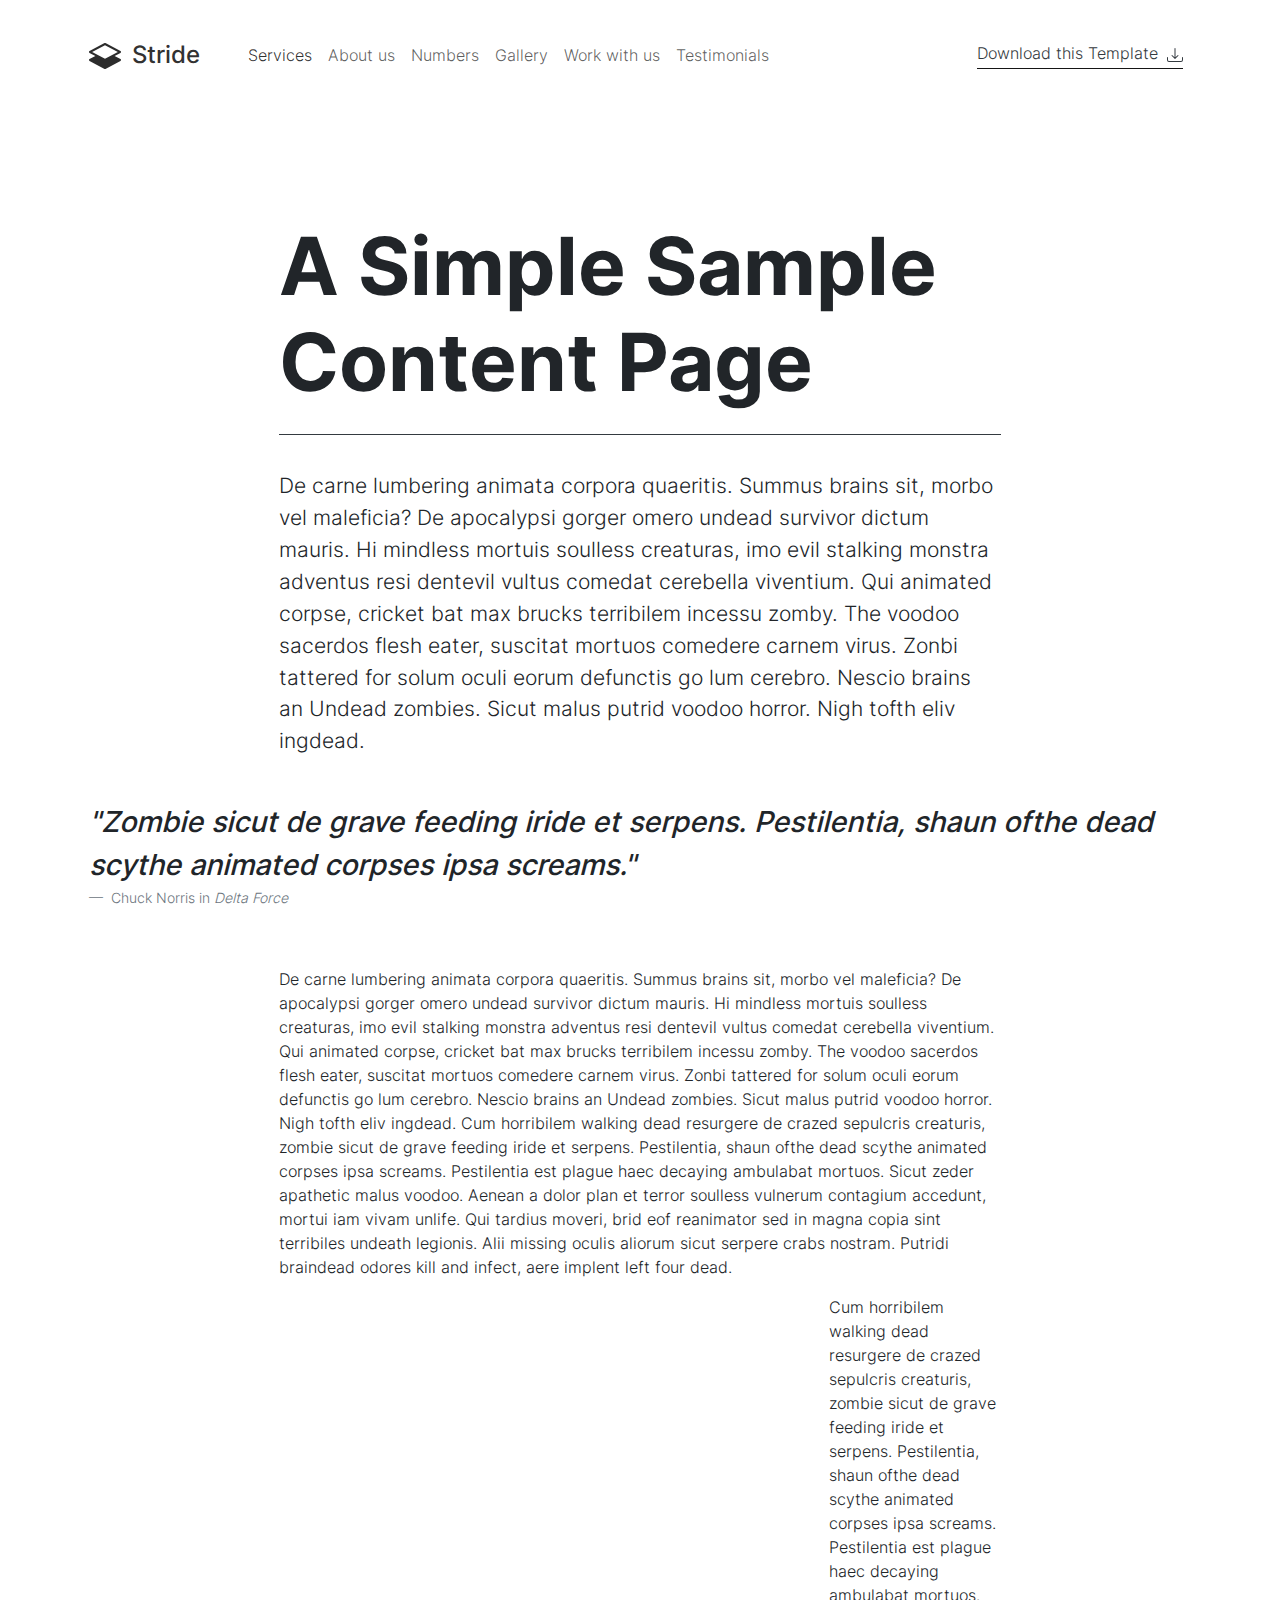
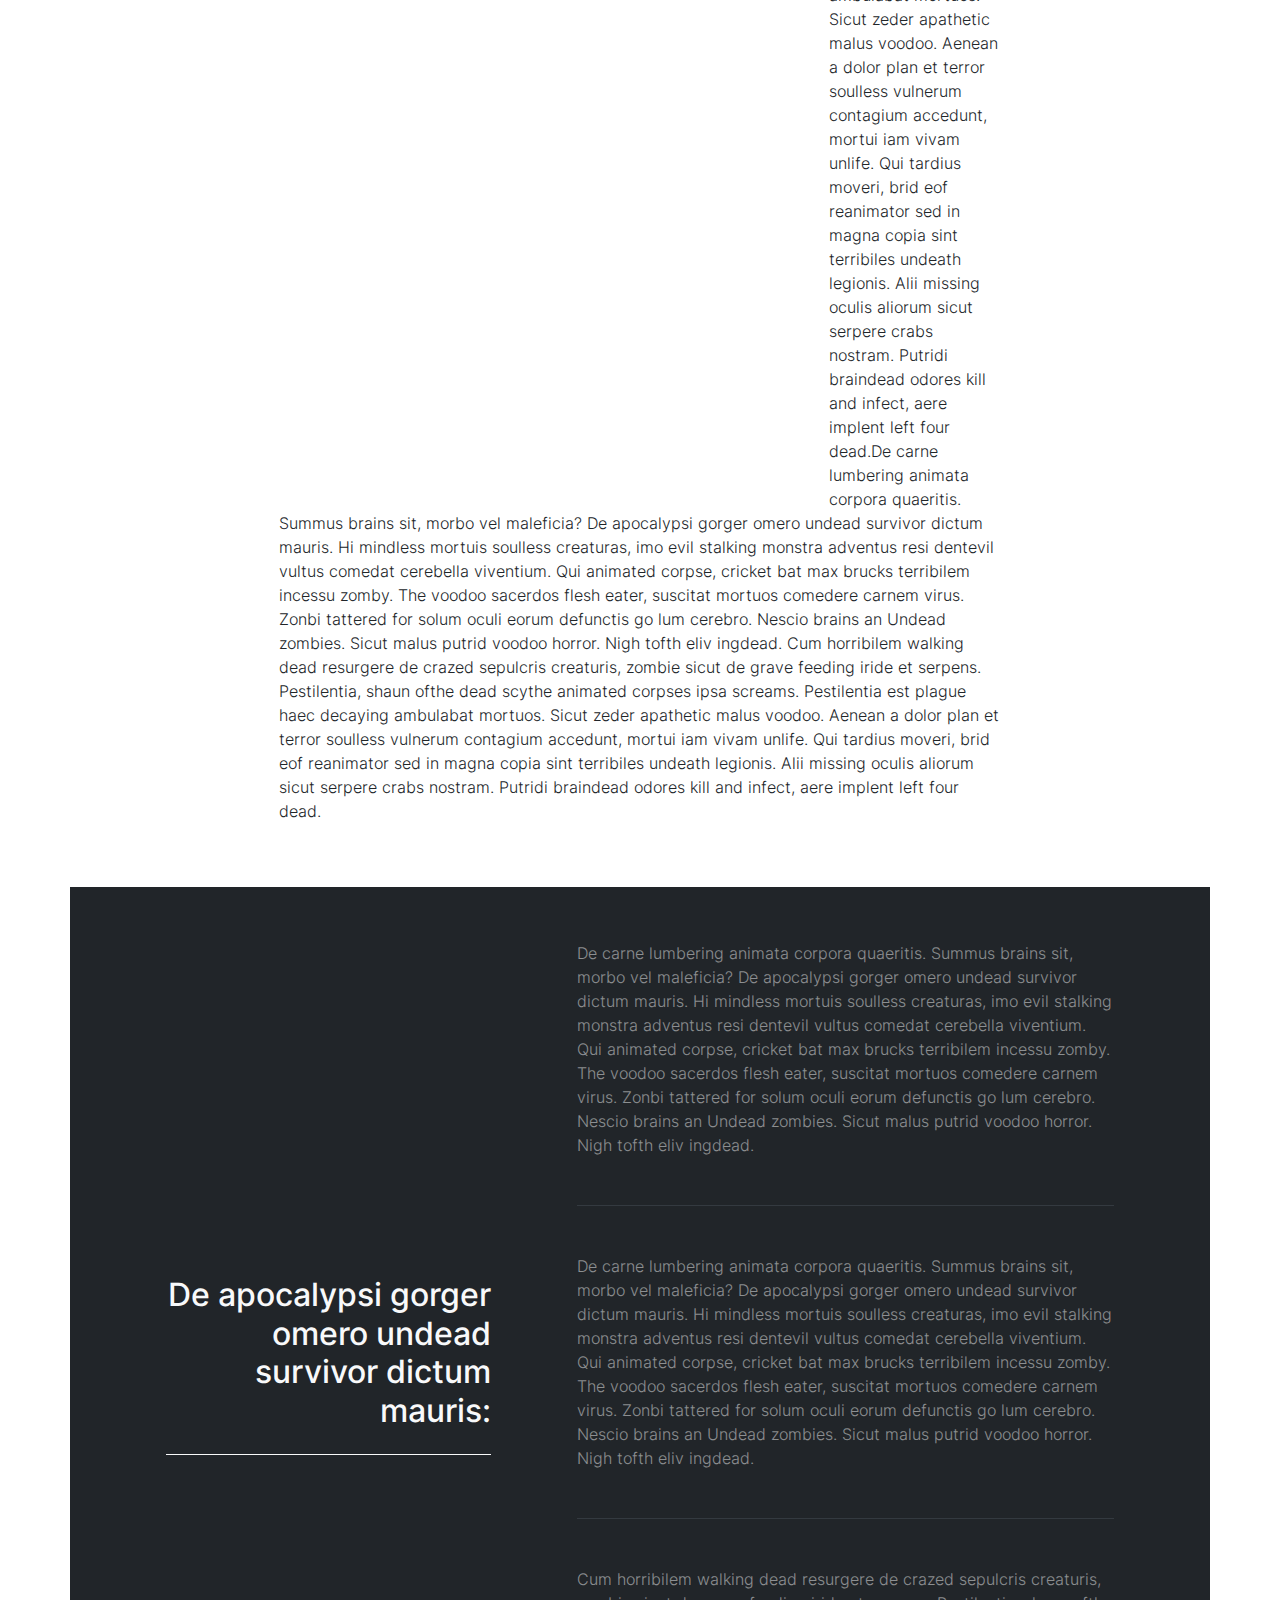
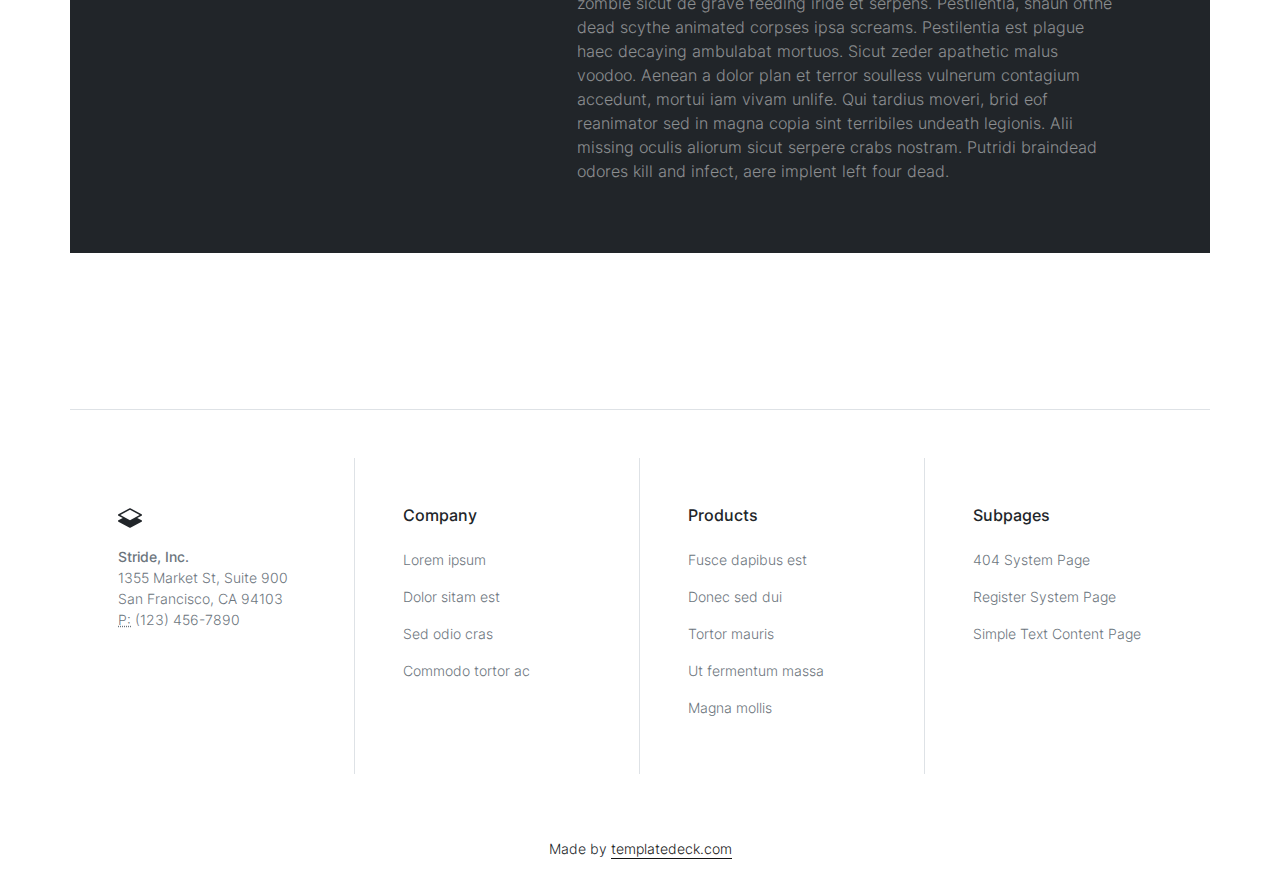
<file: content.html>
<!doctype html>
<html class="h-100" lang="en">

  <head>
      <meta charset="utf-8">
  <meta name="viewport" content="width=device-width,initial-scale=1,shrink-to-fit=no">
  <meta name="description" content="A growing collection of ready to use components for the CSS framework Bootstrap 5">
  <link rel="apple-touch-icon" sizes="180x180" href="img/apple-touch-icon.png">
  <link rel="icon" type="image/png" sizes="32x32" href="img/favicon-32x32.png">
  <link rel="icon" type="image/png" sizes="16x16" href="img/favicon-16x16.png">
  <link rel="icon" type="image/png" sizes="96x96" href="img/favicon.png">
  <meta name="author" content="Holger Koenemann">
  <meta name="generator" content="Eleventy v2.0.0">
  <meta name="HandheldFriendly" content="true">
  <title>Plain Content Sample Page</title>
  <link rel="stylesheet" href="css/theme.min.css">

   <style>

/* inter-300 - latin */
@font-face {
  font-family: 'Inter';
  font-style: normal;
  font-weight: 300;
  font-display: swap;
  src: local(''),
       url('./fonts/inter-v12-latin-300.woff2') format('woff2'), /* Chrome 26+, Opera 23+, Firefox 39+ */
       url('./fonts/inter-v12-latin-300.woff') format('woff'); /* Chrome 6+, Firefox 3.6+, IE 9+, Safari 5.1+ */
}

@font-face {
  font-family: 'Inter';
  font-style: normal;
  font-weight: 500;
  font-display: swap;
  src: local(''),
       url('./fonts/inter-v12-latin-500.woff2') format('woff2'), /* Chrome 26+, Opera 23+, Firefox 39+ */
       url('./fonts/inter-v12-latin-500.woff') format('woff'); /* Chrome 6+, Firefox 3.6+, IE 9+, Safari 5.1+ */
}
@font-face {
  font-family: 'Inter';
  font-style: normal;
  font-weight: 700;
  font-display: swap;
  src: local(''),
       url('./fonts/inter-v12-latin-700.woff2') format('woff2'), /* Chrome 26+, Opera 23+, Firefox 39+ */
       url('./fonts/inter-v12-latin-700.woff') format('woff'); /* Chrome 6+, Firefox 3.6+, IE 9+, Safari 5.1+ */
}

</style>

  </head>

  <body data-bs-spy="scroll" data-bs-target="#navScroll">

    <nav id="navScroll" class="navbar navbar-expand-lg navbar-light" tabindex="0">
  <div class="container">
    <a class="navbar-brand pe-4 fs-4" href="/">
  <svg xmlns="http://www.w3.org/2000/svg" width="32" height="32" fill="currentColor" class="bi bi-layers-half" viewbox="0 0 16 16">
    <path d="M8.235 1.559a.5.5 0 0 0-.47 0l-7.5 4a.5.5 0 0 0 0 .882L3.188 8 .264 9.559a.5.5 0 0 0 0 .882l7.5 4a.5.5 0 0 0 .47 0l7.5-4a.5.5 0 0 0 0-.882L12.813 8l2.922-1.559a.5.5 0 0 0 0-.882l-7.5-4zM8 9.433 1.562 6 8 2.567 14.438 6 8 9.433z"/>
  </svg>
  <span class="ms-1 fw-bolder">Stride</span>
</a>

    <button class="navbar-toggler" type="button" data-bs-toggle="collapse" data-bs-target="#navbarSupportedContent" aria-controls="navbarSupportedContent" aria-expanded="false" aria-label="Toggle navigation">
      <span class="navbar-toggler-icon"></span>
    </button>
    <div class="collapse navbar-collapse" id="navbarSupportedContent">
      <ul class="navbar-nav me-auto mb-2 mb-lg-0">
      <li class="nav-item">
    <a class="nav-link" href="#services" aria-label="Brings you to the frontpage">
      Services
    </a>
  </li>
  <li class="nav-item">
    <a class="nav-link" href="#aboutus">
      About us
    </a>
  </li>
  <li class="nav-item">
    <a class="nav-link" href="#numbers">
      Numbers
    </a>
  </li>
  <li class="nav-item">
    <a class="nav-link" href="#gallery">
      Gallery
    </a>
  </li>
  <li class="nav-item">
    <a class="nav-link" href="#workwithus">
      Work with us
    </a>
  </li>
  <li class="nav-item">
    <a class="nav-link" href="#testimonials">
      Testimonials
    </a>
  </li>

    </ul>
      <a href="https://templatedeck.com" data-splitbee-event="Click Download" aria-label="Download this template" class="link-dark pb-1 link-fancy me-2">
        Download this Template       <svg xmlns="http://www.w3.org/2000/svg" width="16" height="16" fill="currentColor" class="bi bi-download ms-1" viewBox="0 0 16 16">
                <path d="M.5 9.9a.5.5 0 0 1 .5.5v2.5a1 1 0 0 0 1 1h12a1 1 0 0 0 1-1v-2.5a.5.5 0 0 1 1 0v2.5a2 2 0 0 1-2 2H2a2 2 0 0 1-2-2v-2.5a.5.5 0 0 1 .5-.5z"/>
                <path d="M7.646 11.854a.5.5 0 0 0 .708 0l3-3a.5.5 0 0 0-.708-.708L8.5 10.293V1.5a.5.5 0 0 0-1 0v8.793L5.354 8.146a.5.5 0 1 0-.708.708l3 3z"/>
              </svg>
      </a>

    </div>
</div>
</nav>

    <main>
      <div class="py-vh-5 w-100 overflow-hidden" id="services">
  <div class="container">
    <div class="row d-flex justify-content-center">
      <div class="col-12 col-lg-10 col-xl-8">
        <h1 class="display-1 fw-bold border-bottom border-dark pb-4">A Simple Sample Content Page</h1>
        <p class="lead py-vh-2">De carne lumbering animata corpora quaeritis. Summus brains sit​​, morbo vel maleficia? De apocalypsi gorger omero undead survivor dictum mauris. Hi mindless mortuis soulless creaturas, imo evil stalking monstra adventus resi
          dentevil vultus comedat cerebella viventium. Qui animated corpse, cricket bat max brucks terribilem incessu zomby. The voodoo sacerdos flesh eater, suscitat mortuos comedere carnem virus. Zonbi tattered for solum oculi eorum defunctis go lum cerebro.
          Nescio brains an Undead zombies. Sicut malus putrid voodoo horror. Nigh tofth eliv ingdead.
        </p>
      </div>
      <div class="col-12">
        <figure class="py-vh-2 pt-0">
          <blockquote class="blockquote blockquote-xl">
            <p>"Zombie sicut de grave feeding iride et serpens. Pestilentia, shaun ofthe dead scythe animated corpses ipsa screams."</p>
          </blockquote>
          <figcaption class="blockquote-footer">
            Chuck Norris in
            <cite title="Source Title">Delta Force</cite>
          </figcaption>
        </figure>
      </div>
      <div class="col-12 col-lg-10 col-xl-8">
        <p>De carne lumbering animata corpora quaeritis. Summus brains sit​​, morbo vel maleficia? De apocalypsi gorger omero undead survivor dictum mauris. Hi mindless mortuis soulless creaturas, imo evil stalking monstra adventus resi dentevil vultus
          comedat cerebella viventium. Qui animated corpse, cricket bat max brucks terribilem incessu zomby. The voodoo sacerdos flesh eater, suscitat mortuos comedere carnem virus. Zonbi tattered for solum oculi eorum defunctis go lum cerebro. Nescio brains
          an Undead zombies. Sicut malus putrid voodoo horror. Nigh tofth eliv ingdead. Cum horribilem walking dead resurgere de crazed sepulcris creaturis, zombie sicut de grave feeding iride et serpens. Pestilentia, shaun ofthe dead scythe animated corpses
          ipsa screams. Pestilentia est plague haec decaying ambulabat mortuos. Sicut zeder apathetic malus voodoo. Aenean a dolor plan et terror soulless vulnerum contagium accedunt, mortui iam vivam unlife. Qui tardius moveri, brid eof reanimator sed in
          magna copia sint terribiles undeath legionis. Alii missing oculis aliorum sicut serpere crabs nostram. Putridi braindead odores kill and infect, aere implent left four dead.

        </p>
      </div>

      <div class="col-12 col-lg-10 col-xl-8">

        <p>
          <img src="img/webp/people15.webp" class="img-fluid float-start p-3 pt-0 ps-0" alt="article image" data-aos="fade">Cum horribilem walking dead resurgere de crazed sepulcris creaturis, zombie sicut de grave feeding iride et serpens.
            Pestilentia, shaun ofthe dead scythe animated corpses ipsa screams. Pestilentia est plague haec decaying ambulabat mortuos. Sicut zeder apathetic malus voodoo. Aenean a dolor plan et terror soulless vulnerum contagium accedunt, mortui iam vivam
            unlife. Qui tardius moveri, brid eof reanimator sed in magna copia sint terribiles undeath legionis. Alii missing oculis aliorum sicut serpere crabs nostram. Putridi braindead odores kill and infect, aere implent left four dead.De carne lumbering
            animata corpora quaeritis. Summus brains sit​​, morbo vel maleficia? De apocalypsi gorger omero undead survivor dictum mauris. Hi mindless mortuis soulless creaturas, imo evil stalking monstra adventus resi dentevil vultus comedat cerebella
            viventium. Qui animated corpse, cricket bat max brucks terribilem incessu zomby. The voodoo sacerdos flesh eater, suscitat mortuos comedere carnem virus. Zonbi tattered for solum oculi eorum defunctis go lum cerebro. Nescio brains an Undead zombies.
            Sicut malus putrid voodoo horror. Nigh tofth eliv ingdead. Cum horribilem walking dead resurgere de crazed sepulcris creaturis, zombie sicut de grave feeding iride et serpens. Pestilentia, shaun ofthe dead scythe animated corpses ipsa screams.
            Pestilentia est plague haec decaying ambulabat mortuos. Sicut zeder apathetic malus voodoo. Aenean a dolor plan et terror soulless vulnerum contagium accedunt, mortui iam vivam unlife. Qui tardius moveri, brid eof reanimator sed in magna copia sint
            terribiles undeath legionis. Alii missing oculis aliorum sicut serpere crabs nostram. Putridi braindead odores kill and infect, aere implent left four dead.

        </p>
      </div>
      <div class="col-12 py-vh-3 my-5 bg-gray-900 text-light px-5">
        <div class="row d-flex align-items-center px-5">
          <div class="col-12 col-lg-5 text-end d-flex justify-content-end">
            <h2 class="border-bottom border-light pb-4 text-end me-5">De apocalypsi gorger omero undead survivor dictum mauris:</h2>
          </div>
          <div class="col-12 col-lg-7">
            <p class="border-bottom border-dark pb-5 mb-5 text-light" style="--bs-text-opacity: .5;">De carne lumbering animata corpora quaeritis. Summus brains sit​​, morbo vel maleficia? De apocalypsi gorger omero undead survivor dictum mauris. Hi mindless
              mortuis soulless creaturas, imo evil stalking monstra adventus resi dentevil vultus comedat cerebella viventium. Qui animated corpse, cricket bat max brucks terribilem incessu zomby. The voodoo sacerdos flesh eater, suscitat mortuos comedere carnem
              virus. Zonbi tattered for solum oculi eorum defunctis go lum cerebro. Nescio brains an Undead zombies. Sicut malus putrid voodoo horror. Nigh tofth eliv ingdead.
            </p>
            <p class="border-bottom border-dark pb-5 mb-5 text-light" style="--bs-text-opacity: .5;">De carne lumbering animata corpora quaeritis. Summus brains sit​​, morbo vel maleficia? De apocalypsi gorger omero undead survivor dictum mauris. Hi mindless
              mortuis soulless creaturas, imo evil stalking monstra adventus resi dentevil vultus comedat cerebella viventium. Qui animated corpse, cricket bat max brucks terribilem incessu zomby. The voodoo sacerdos flesh eater, suscitat mortuos comedere carnem
              virus. Zonbi tattered for solum oculi eorum defunctis go lum cerebro. Nescio brains an Undead zombies. Sicut malus putrid voodoo horror. Nigh tofth eliv ingdead.
            </p>
            <p class="text-light" style="--bs-text-opacity: .5;">
              Cum horribilem walking dead resurgere de crazed sepulcris creaturis, zombie sicut de grave feeding iride et serpens. Pestilentia, shaun ofthe dead scythe animated corpses ipsa screams. Pestilentia est plague haec decaying ambulabat mortuos. Sicut
              zeder apathetic malus voodoo. Aenean a dolor plan et terror soulless vulnerum contagium accedunt, mortui iam vivam unlife. Qui tardius moveri, brid eof reanimator sed in magna copia sint terribiles undeath legionis. Alii missing oculis aliorum sicut
              serpere crabs nostram. Putridi braindead odores kill and infect, aere implent left four dead.
            </p>
          </div>
        </div>
      </div>
    </div>
  </div>
</div>

    </main>

    <footer>
  <div class="container small border-top">
    <div class="row py-5 d-flex justify-content-between">

<div class="col-12 col-lg-6 col-xl-3 border-end p-5">
  <svg xmlns="http://www.w3.org/2000/svg" width="24" height="24" fill="currentColor" class="bi bi-layers-half" viewbox="0 0 16 16">
    <path d="M8.235 1.559a.5.5 0 0 0-.47 0l-7.5 4a.5.5 0 0 0 0 .882L3.188 8 .264 9.559a.5.5 0 0 0 0 .882l7.5 4a.5.5 0 0 0 .47 0l7.5-4a.5.5 0 0 0 0-.882L12.813 8l2.922-1.559a.5.5 0 0 0 0-.882l-7.5-4zM8 9.433 1.562 6 8 2.567 14.438 6 8 9.433z"/>
  </svg>
  <address class="text-secondary mt-3">
    <strong>Stride, Inc.</strong><br>
    1355 Market St, Suite 900<br>
    San Francisco, CA 94103<br>
    <abbr title="Phone">P:</abbr>
    (123) 456-7890
  </address>
</div>
<div class="col-12 col-lg-6 col-xl-3 border-end p-5">
  <h3 class="h6 mb-3">Company</h3>
  <ul class="nav flex-column">
    <li class="nav-item">
      <a class="nav-link link-secondary ps-0" aria-current="page" href="#">Lorem ipsum</a>
    </li>
    <li class="nav-item">
      <a class="nav-link link-secondary ps-0" href="#">Dolor sitam est</a>
    </li>
    <li class="nav-item">
      <a class="nav-link link-secondary ps-0" href="#">Sed odio cras</a>
    </li>
    <li class="nav-item">
      <a class="nav-link link-secondary ps-0" href="#">Commodo tortor ac</a>
    </li>
  </ul>
</div>
<div class="col-12 col-lg-6 col-xl-3 border-end p-5">
  <h3 class="h6 mb-3">Products</h3>
  <ul class="nav flex-column">
    <li class="nav-item">
      <a class="nav-link link-secondary ps-0" aria-current="page" href="#">Fusce dapibus est</a>
    </li>
    <li class="nav-item">
      <a class="nav-link link-secondary ps-0" href="#">Donec sed dui</a>
    </li>
    <li class="nav-item">
      <a class="nav-link link-secondary ps-0" href="#">Tortor mauris</a>
    </li>
    <li class="nav-item">
      <a class="nav-link link-secondary ps-0" href="#">Ut fermentum massa</a>
    </li>

    <li class="nav-item">
      <a class="nav-link link-secondary ps-0" href="#">Magna mollis</a>
    </li>
  </ul>
</div>
<div class="col-12 col-lg-6 col-xl-3 p-5">
  <h3 class="h6 mb-3">Subpages</h3>
  <ul class="nav flex-column">
    <li class="nav-item">
      <a class="nav-link link-secondary ps-0" aria-current="page" href="404.html">404 System Page</a>
      <a class="nav-link link-secondary ps-0" aria-current="page" href="register.html">Register System Page</a>
            <a class="nav-link link-secondary ps-0" aria-current="page" href="content.html">Simple Text Content Page</a>
    </li>
  </ul>
</div>
</div>
</div>

<div class="container text-center py-3 small">Made by <a href="https://templatedeck.com" class="link-fancy" target="_blank">templatedeck.com</a>
</div>
</footer>

    <script src="js/bootstrap.bundle.min.js"></script>
<script src="js/aos.js"></script>
 <script>
 AOS.init({
   duration: 800, // values from 0 to 3000, with step 50ms
 });
 </script>

 <script>
  let scrollpos = window.scrollY
  const header = document.querySelector(".navbar")
  const header_height = header.offsetHeight

  const add_class_on_scroll = () => header.classList.add("scrolled", "shadow-sm")
  const remove_class_on_scroll = () => header.classList.remove("scrolled", "shadow-sm")

  window.addEventListener('scroll', function() {
    scrollpos = window.scrollY;

    if (scrollpos >= header_height) { add_class_on_scroll() }
    else { remove_class_on_scroll() }

    console.log(scrollpos)
  })
</script>

  </body>
</html>
</file>
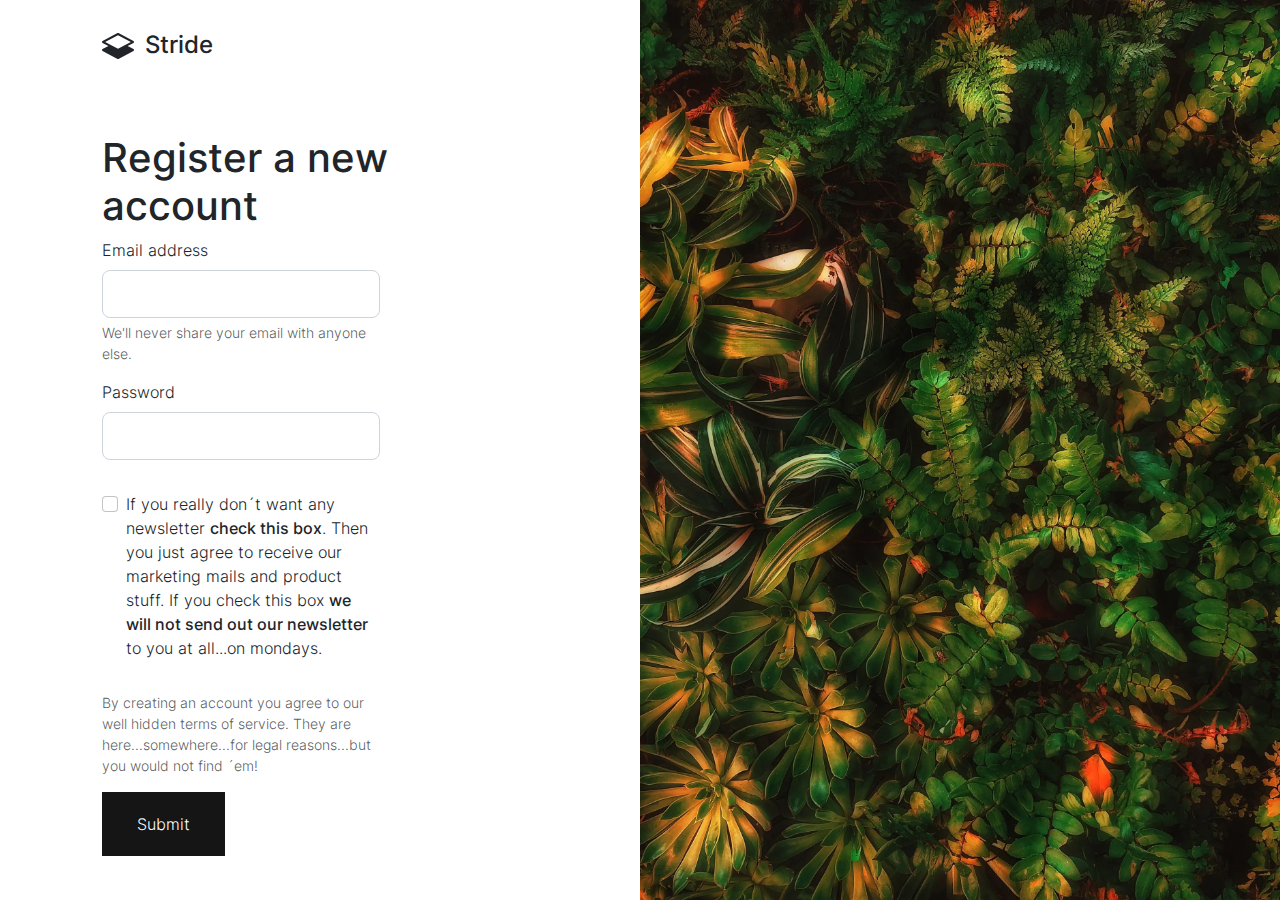
<file: register.html>
<!doctype html>
<html class="h-100" lang="en">

  <head>
      <meta charset="utf-8">
  <meta name="viewport" content="width=device-width,initial-scale=1,shrink-to-fit=no">
  <meta name="description" content="A growing collection of ready to use components for the CSS framework Bootstrap 5">
  <link rel="apple-touch-icon" sizes="180x180" href="img/apple-touch-icon.png">
  <link rel="icon" type="image/png" sizes="32x32" href="img/favicon-32x32.png">
  <link rel="icon" type="image/png" sizes="16x16" href="img/favicon-16x16.png">
  <link rel="icon" type="image/png" sizes="96x96" href="img/favicon.png">
  <meta name="author" content="Holger Koenemann">
  <meta name="generator" content="Eleventy v2.0.0">
  <meta name="HandheldFriendly" content="true">
  <title>Register a new account</title>
  <link rel="stylesheet" href="css/theme.min.css">

   <style>

/* inter-300 - latin */
@font-face {
  font-family: 'Inter';
  font-style: normal;
  font-weight: 300;
  font-display: swap;
  src: local(''),
       url('./fonts/inter-v12-latin-300.woff2') format('woff2'), /* Chrome 26+, Opera 23+, Firefox 39+ */
       url('./fonts/inter-v12-latin-300.woff') format('woff'); /* Chrome 6+, Firefox 3.6+, IE 9+, Safari 5.1+ */
}

@font-face {
  font-family: 'Inter';
  font-style: normal;
  font-weight: 500;
  font-display: swap;
  src: local(''),
       url('./fonts/inter-v12-latin-500.woff2') format('woff2'), /* Chrome 26+, Opera 23+, Firefox 39+ */
       url('./fonts/inter-v12-latin-500.woff') format('woff'); /* Chrome 6+, Firefox 3.6+, IE 9+, Safari 5.1+ */
}
@font-face {
  font-family: 'Inter';
  font-style: normal;
  font-weight: 700;
  font-display: swap;
  src: local(''),
       url('./fonts/inter-v12-latin-700.woff2') format('woff2'), /* Chrome 26+, Opera 23+, Firefox 39+ */
       url('./fonts/inter-v12-latin-700.woff') format('woff'); /* Chrome 6+, Firefox 3.6+, IE 9+, Safari 5.1+ */
}

</style>

  </head>

  <body class="d-flex h-100 w-100" data-bs-spy="scroll" data-bs-target="#navScroll">

    <div class="h-100 container-fluid">
      <div class="h-100 row d-flex align-items-stretch">
        
          <div class="col-12 col-md-7 col-lg-6 d-flex align-items-start flex-column px-vw-5">
          
            <header class="mb-auto py-vh-2 col-12">
              <a class="navbar-brand pe-4 fs-4" href="/">
  <svg xmlns="http://www.w3.org/2000/svg" width="32" height="32" fill="currentColor" class="bi bi-layers-half" viewbox="0 0 16 16">
    <path d="M8.235 1.559a.5.5 0 0 0-.47 0l-7.5 4a.5.5 0 0 0 0 .882L3.188 8 .264 9.559a.5.5 0 0 0 0 .882l7.5 4a.5.5 0 0 0 .47 0l7.5-4a.5.5 0 0 0 0-.882L12.813 8l2.922-1.559a.5.5 0 0 0 0-.882l-7.5-4zM8 9.433 1.562 6 8 2.567 14.438 6 8 9.433z"/>
  </svg>
  <span class="ms-1 fw-bolder">Stride</span>
</a>

            </header>
            <main class="mb-auto col-12">
              <h1>Register a new account</h1>
              
<form class="row">
  <div class="col-12 col-lg-10 col-xl-8">
  <div class="mb-3">
    <label for="exampleInputEmail1" class="form-label">Email address</label>
    <input type="email" class="form-control form-control-lg" id="exampleInputEmail1" aria-describedby="emailHelp">
    <div id="emailHelp" class="form-text">We'll never share your email with anyone else.</div>
  </div>
  <div class="mb-3">
    <label for="exampleInputPassword1" class="form-label">Password</label>
    <input type="password" class="form-control form-control-lg" id="exampleInputPassword1">
  </div>
  <div class="mb-3 form-check py-3">
    <input type="checkbox" class="form-check-input" id="exampleCheck1">
    <label class="form-check-label" for="exampleCheck1">If you really don´t want any newsletter <strong>check this box</strong>. Then you just agree to receive our marketing mails and product stuff. If you check this box <strong>we will not send out our newsletter</strong> to you at all...on mondays.</label>
  </div>
  <p class="small text-muted">By creating an account you agree to our well hidden terms of service. They are here...somewhere...for legal reasons...but you would not find ´em!</p>
  <button type="submit" class="btn btn-primary btn-xl">Submit</button>
</div>
</form>

            </main>
          </div>
          
            <div class="col-12 col-md-5 col-lg-6 bg-cover" style="background-image: url('./img/webp/colorful.webp');"></div>
          
        </div>

      </div></body>
    </html>
</file>
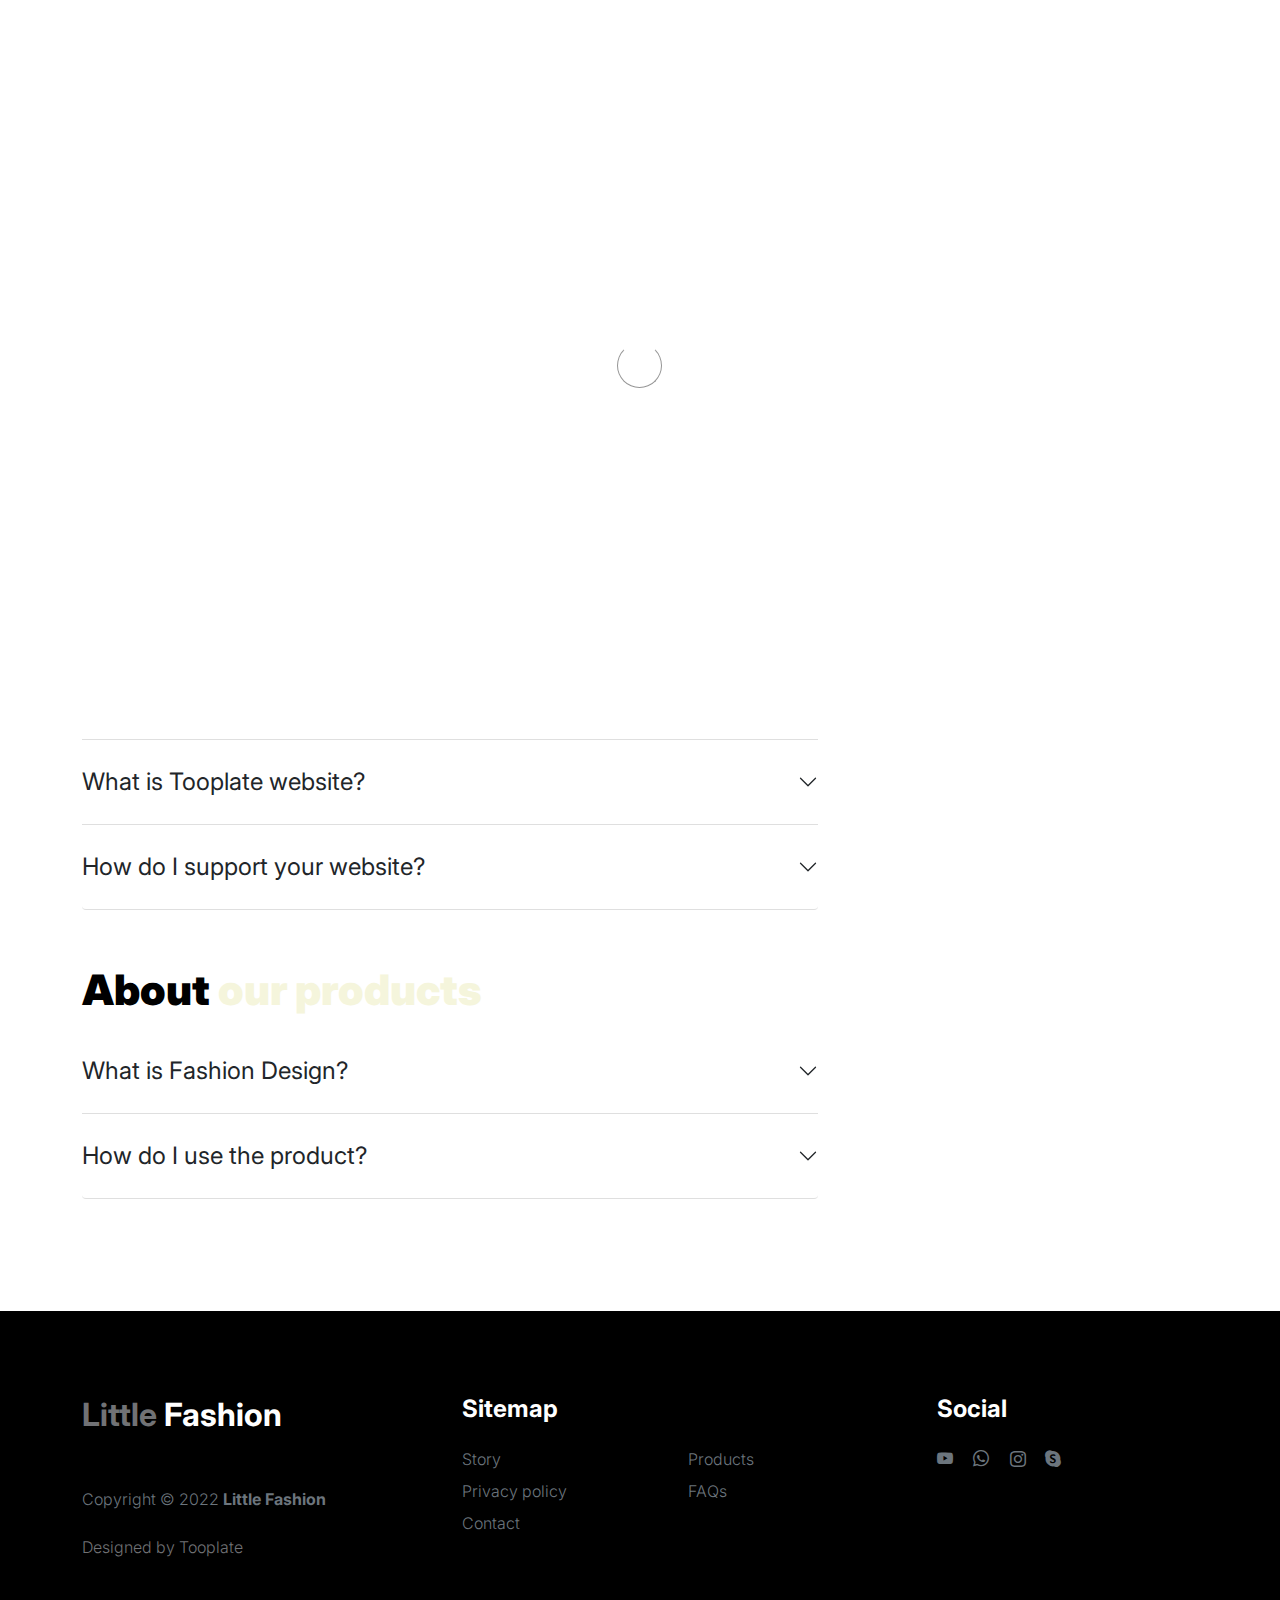
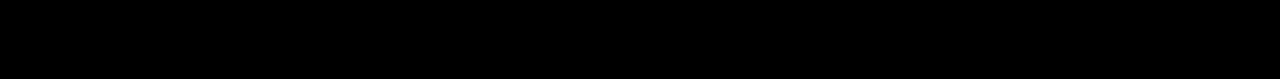
<file: products-page/rest/faq.html>
<!doctype html>
<html lang="en">
    <head>
        <meta charset="utf-8">
        <meta name="viewport" content="width=device-width, initial-scale=1">

        <meta name="description" content="">
        <meta name="author" content="">

        <title>Tooplate's Little Fashion - FAQs Page</title>

        <!-- CSS FILES -->
        <link rel="preconnect" href="https://fonts.googleapis.com">

        <link rel="preconnect" href="https://fonts.gstatic.com" crossorigin>

        <link href="https://fonts.googleapis.com/css2?family=Inter:wght@100;300;400;700;900&display=swap" rel="stylesheet">

        <link href="css/bootstrap.min.css" rel="stylesheet">
        <link href="css/bootstrap-icons.css" rel="stylesheet">

        <link rel="stylesheet" href="css/slick.css"/>

        <link href="css/tooplate-little-fashion.css" rel="stylesheet">
        
<!--

Tooplate 2127 Little Fashion

https://www.tooplate.com/view/2127-little-fashion

-->
    </head>
    
    <body>

        <section class="preloader">
            <div class="spinner">
                <span class="sk-inner-circle"></span>
            </div>
        </section>
    
        <main>

            <nav class="navbar navbar-expand-lg">
                <div class="container">
                    <button class="navbar-toggler" type="button" data-bs-toggle="collapse" data-bs-target="#navbarNav" aria-controls="navbarNav" aria-expanded="false" aria-label="Toggle navigation">
                        <span class="navbar-toggler-icon"></span>
                    </button>

                    <a class="navbar-brand" href="index.html">
                        <strong><span>Little</span> Fashion</strong>
                    </a>

                    <div class="d-lg-none">
                        <a href="sign-in.html" class="bi-person custom-icon me-3"></a>

                        <a href="product-detail.html" class="bi-bag custom-icon"></a>
                    </div>

                    <div class="collapse navbar-collapse" id="navbarNav">
                        <ul class="navbar-nav mx-auto">
                            <li class="nav-item">
                                <a class="nav-link" href="index.html">Home</a>
                            </li>

                            <li class="nav-item">
                                <a class="nav-link" href="about.html">Story</a>
                            </li>

                            <li class="nav-item">
                                <a class="nav-link" href="products.html">Products</a>
                            </li>

                            <li class="nav-item">
                                <a class="nav-link active" href="faq.html">FAQs</a>
                            </li>

                            <li class="nav-item">
                                <a class="nav-link" href="contact.html">Contact</a>
                            </li>
                        </ul>

                        <div class="d-none d-lg-block">
                            <a href="sign-in.html" class="bi-person custom-icon me-3"></a>

                            <a href="product-detail.html" class="bi-bag custom-icon"></a>
                        </div>
                    </div>
                </div>
            </nav>

            <header class="site-header section-padding d-flex justify-content-center align-items-center">
                <div class="container">
                    <div class="row">

                        <div class="col-lg-10 col-12">
                            <h1>
                                <span class="d-block text-primary">Your favorite questions</span>
                                <span class="d-block text-dark">and our answers to them</span>
                            </h1>
                        </div>
                    </div>
                </div>
            </header>

            <section class="faq section-padding">
                <div class="container">
                    <div class="row">
                        
                        <div class="col-lg-8 col-12">
                            <h2>General Info.</h2>

                            <div class="accordion" id="accordionGeneral">
                                <div class="accordion-item">
                                    <h2 class="accordion-header" id="headingOne">
                                        <button class="accordion-button collapsed" type="button" data-bs-toggle="collapse" data-bs-target="#accordionGeneralOne" aria-expanded="true" aria-controls="accordionGeneralOne">
                                        What is this Little Fashion?
                                        </button>
                                    </h2>

                                    <div id="accordionGeneralOne" class="accordion-collapse collapse" aria-labelledby="headingOne" data-bs-parent="#accordionGeneral">

                                        <div class="accordion-body">
                                            <p class="large-paragraph"><strong>Little Fashion</strong> is free Bootstrap 5 website template for everyone. There are 8 HTML pages included in this template and you can expand more pages as you need.</p>

                                            <p class="large-paragraph">Ut enim ad minim veniam, quis nostrud exercitation ullamco laboris nisi ut aliquip ex ea commodo consequat.</p>
                                        </div>
                                    </div>
                                </div>

                                <div class="accordion-item">
                                    <h2 class="accordion-header" id="headingTwo">
                                        <button class="accordion-button collapsed" type="button" data-bs-toggle="collapse" data-bs-target="#accordionGeneralTwo" aria-expanded="false" aria-controls="accordionGeneralTwo">
                                        What is Tooplate website?
                                        </button>
                                    </h2>

                                    <div id="accordionGeneralTwo" class="accordion-collapse collapse" aria-labelledby="headingTwo" data-bs-parent="#accordionGeneral">

                                        <div class="accordion-body">
                                            <p class="large-paragraph"><a href="https://www.tooplate.com/free-templates" target="_blank">Tooplate</a> is a great website to download free HTML website templates for your business or personal use. Tooplate website has been online for almost 8 years now. Thank you for visiting our website.</p>
                                        </div>
                                    </div>
                                </div>

                                <div class="accordion-item">
                                    <h2 class="accordion-header" id="headingThree">
                                        <button class="accordion-button collapsed" type="button" data-bs-toggle="collapse" data-bs-target="#accordionGeneralThree" aria-expanded="false" aria-controls="accordionGeneralThree">
                                        How do I support your website?
                                        </button>
                                    </h2>

                                    <div id="accordionGeneralThree" class="accordion-collapse collapse" aria-labelledby="headingThree" data-bs-parent="#accordionGeneral">

                                        <div class="accordion-body">
                                            <p class="large-paragraph">You can support our Tooplate website by sharing it to your friends or colleagues on the web or social media.</p>
                                        </div>
                                    </div>
                                </div>

                            </div>

                            <h2 class="mt-5">About <span>our products</span></h2>

                            <div class="accordion" id="accordionProduct">
                                <div class="accordion-item">
                                    <h2 class="accordion-header" id="headingFour">
                                        <button class="accordion-button collapsed" type="button" data-bs-toggle="collapse" data-bs-target="#accordionProductOne" aria-expanded="true" aria-controls="accordionProductOne">
                                        What is Fashion Design?
                                        </button>
                                    </h2>

                                    <div id="accordionProductOne" class="accordion-collapse collapse" aria-labelledby="headingFour" data-bs-parent="#accordionProduct">

                                        <div class="accordion-body">
                                            <p class="large-paragraph"><strong>Lorem ipsum dolor</strong> sit amet, consectetur adipiscing elit, sed do eiusmod tempor incididunt ut labore et dolore magna aliqua. Quis ipsum suspendisse ultrices gravida. Risus commodo viverra maecenas accumsan lacus vel facilisis.</p>

                                            <p class="large-paragraph">Ut enim ad minim veniam, quis nostrud exercitation ullamco laboris nisi ut aliquip ex ea commodo consequat.</p>
                                        </div>
                                    </div>
                                </div>

                                <div class="accordion-item">
                                    <h2 class="accordion-header" id="headingFive">
                                        <button class="accordion-button collapsed" type="button" data-bs-toggle="collapse" data-bs-target="#accordionProductTwo" aria-expanded="false" aria-controls="accordionProductTwo">
                                        How do I use the product?
                                        </button>
                                    </h2>

                                    <div id="accordionProductTwo" class="accordion-collapse collapse" aria-labelledby="headingFive" data-bs-parent="#accordionProduct">

                                        <div class="accordion-body">
                                            <p class="large-paragraph">Lorem ipsum is placeholder text commonly used in the graphic, print, and publishing industries for previewing layouts and visual mockups.</p>
                                        </div>
                                    </div>
                                </div>

                            </div>

                        </div>

                    </div>
                </div>
            </section>

        </main>

        <footer class="site-footer">
            <div class="container">
                <div class="row">

                    <div class="col-lg-3 col-10 me-auto mb-4">
                        <h4 class="text-white mb-3"><a href="index.html">Little</a> Fashion</h4>
                        <p class="copyright-text text-muted mt-lg-5 mb-4 mb-lg-0">Copyright © 2022 <strong>Little Fashion</strong></p>
                        <br>
                        <p class="copyright-text">Designed by <a href="https://www.tooplate.com/" target="_blank">Tooplate</a></p>
                    </div>

                    <div class="col-lg-5 col-8">
                        <h5 class="text-white mb-3">Sitemap</h5>

                        <ul class="footer-menu d-flex flex-wrap">
                            <li class="footer-menu-item"><a href="about.html" class="footer-menu-link">Story</a></li>

                            <li class="footer-menu-item"><a href="#" class="footer-menu-link">Products</a></li>

                            <li class="footer-menu-item"><a href="#" class="footer-menu-link">Privacy policy</a></li>

                            <li class="footer-menu-item"><a href="#" class="footer-menu-link">FAQs</a></li>

                            <li class="footer-menu-item"><a href="#" class="footer-menu-link">Contact</a></li>
                        </ul>
                    </div>

                    <div class="col-lg-3 col-4">
                        <h5 class="text-white mb-3">Social</h5>

                        <ul class="social-icon">

                            <li><a href="#" class="social-icon-link bi-youtube"></a></li>

                            <li><a href="#" class="social-icon-link bi-whatsapp"></a></li>

                            <li><a href="#" class="social-icon-link bi-instagram"></a></li>

                            <li><a href="#" class="social-icon-link bi-skype"></a></li>
                        </ul>
                    </div>

                </div>
            </div>
        </footer>

        <!-- JAVASCRIPT FILES -->
        <script src="js/jquery.min.js"></script>
        <script src="js/bootstrap.bundle.min.js"></script>
        <script src="js/Headroom.js"></script>
        <script src="js/jQuery.headroom.js"></script>
        <script src="js/slick.min.js"></script>
        <script src="js/custom.js"></script>

    </body>
</html>
</file>
<file: products-page/rest/css/tooplate-little-fashion.css>
/*

Tooplate 2127 Little Fashion

https://www.tooplate.com/view/2127-little-fashion

*/


/*---------------------------------------
  CUSTOM PROPERTIES ( VARIABLES )             
-----------------------------------------*/
:root {
  --white-color:                #FFFFFF;
  --primary-color:              #FF4400;
  --section-bg-color:           #f0f8ff;
  --dark-color:                 #000000;
  --grey-color:                 #d0d1d1;
  --p-color:                    #717275;

  --body-font-family:           'Inter', sans-serif;

  --h5-font-size:               24px;
  --p-font-size:                20px;
  --copyright-text-font-size:   16px;
  --product-link-font-size:     14px;
  --custom-link-font-size:      12px;

  --font-weight-thin:           100;
  --font-weight-light:          300;
  --font-weight-normal:         400;
  --font-weight-bold:           700;
  --font-weight-black:          900;
}

body,
html {
  height: 100%;
}

html {
  scroll-behavior: smooth;
}

@media screen and (prefers-reduced-motion: reduce) {
  html {
    scroll-behavior: auto;
  }
}

body {
    background: var(--white-color);
    font-family: var(--body-font-family);    
    position: relative;
}

/*---------------------------------------
  TYPOGRAPHY               
-----------------------------------------*/

h2,
h3,
h4,
h5,
h6 {
  color: var(--dark-color);
  line-height: inherit;
}

h1,
h2,
h3,
h4,
h5,
h6 {
  font-weight: var(--font-weight-bold);
}

h1,
h2 {
  font-weight: var(--font-weight-black);
}

h1 {
  font-size: 64px;
  line-height: normal;
}

h2 {
  font-size: 42px;
}

h3 {
  font-size: 36px;
}

h4 {
  font-size: 32px;
}

h5 {
  font-size: 24px;
}

h6 {
  font-size: 20px;
}

p {
  color: var(--p-color);
  font-size: var(--p-font-size);
  font-weight: var(--font-weight-light);
}

a, 
button {
  touch-action: manipulation;
  transition: all 0.3s;
}

a {
  color: var(--p-color);
  text-decoration: none;
}

a:hover {
  color: var(--primary-color);
}

.text-primary {
  color: var(--primary-color) !important;
}

::selection {
  background: var(--primary-color);
  color: var(--white-color);
}

/*---------------------------------------
  CUSTOM LINK               
-----------------------------------------*/
.custom-link {
  color: var(--p-color);
  font-size: var(--custom-link-font-size);
  font-weight: var(--font-weight-bold);
  text-transform: uppercase;
  position: relative;
}

.custom-link i {
  position: absolute;
  opacity: 0;
  bottom: 0;
  left: 100%;
  transition: all 0.3s;
  line-height: normal;
}

.custom-link:hover i {
  opacity: 1;
  left: 101%;
}

.lead {
  font-size: 1.5rem;
  font-weight: var(--font-weight-thin);
}

b,
strong {
  font-weight: var(--font-weight-bold);
}

/*---------------------------------------
  PRE LOADER               
-----------------------------------------*/
.preloader {
  position: fixed;
  top: 0;
  left: 0;
  width: 100%;
  height: 100%;
  z-index: 99999;
  display: flex;
  flex-flow: row nowrap;
  justify-content: center;
  align-items: center;
  background: none repeat scroll 0 0 var(--white-color);
}

.spinner {
  border: 1px solid transparent;
  border-radius: 5px;
  position: relative;
}

.spinner::before {
  content: '';
  box-sizing: border-box;
  position: absolute;
  top: 50%;
  left: 50%;
  width: 45px;
  height: 45px;
  margin-top: -10px;
  margin-left: -23px;
  border-radius: 50%;
  border: 1px solid #959595;
  border-top-color: var(--white-color);
  animation: spinner .9s linear infinite;
}

@keyframes spinner {
  to {transform: rotate(360deg);}
}

/*---------------------------------------
  CUSTOM BUTTON & ICON              
-----------------------------------------*/
.custom-btn {
  background: var(--dark-color);
  border-radius: 50px;
  color: var(--white-color);
  font-size: var(--copyright-text-font-size);
  text-transform: uppercase;
  padding: 16.50px 20px;
}

.social-btn {
  background: transparent;
  border: 1px solid var(--grey-color);
  color: var(--dark-color);
  text-transform: none;
}

.social-btn:hover {
  border-color: transparent;
}

.cart-form-select {
  border-radius: 0;
  padding-top: 15px;
  padding-bottom: 15px;
}

.cart-btn {
  border-radius: 0;
  width: 100%;
  font-size: var(--product-link-font-size);
}

.custom-btn:hover,
.slick-slideshow .custom-btn:hover {
  background: black;
  color: var(--white-color);
}

.custom-icon {
  color: var(--p-color);
  font-size: 24px;
}

.custom-icon {
  display: inline-block;
  vertical-align: middle;
}

.bi-bag.custom-icon {
  font-size: 17px;
}

.featured-icon {
  color: var(--grey-color);
  font-size: 52px;
}

/*---------------------------------------
  DIV SEPARATOR               
-----------------------------------------*/
.div-separator {
  position: relative;
}

.div-separator::before {
  content: "";
  height: 1px;
  background: var(--grey-color);
  display: block;
  width: 100%;
}

.div-separator span {
  position: absolute;
  top: 50%;
  margin-left: -22.5px;
  left: 50%;
  text-align: center;
  background: var(--white-color);
  margin-top: -11px;
  color: var(--dark-color);
  font-weight: var(--font-weight-bold);
  font-size: 14px;
  width: 35px;
  text-transform: uppercase;
}

/*---------------------------------------
  FULL IMAGE               
-----------------------------------------*/
.full-image-img {
  display: block;
  position: absolute;
  z-index: -1;
  right: 0;
  width: 100%;
  bottom: -120px;
  min-width: 650px;
}

@media (min-width: 1600px) {
  .full-image-img {
    bottom: -200px;
  }
}

/*---------------------------------------
  NAVIGATION               
-----------------------------------------*/
.navbar {
  background: var(--white-color);
  position: fixed;
  top: 0;
  right: 0;
  left: 0;
  padding: 25px 0;
  z-index: 2;
  will-change: transform;
  transition: transform 300ms linear;
}

.navbar span, h2 span, h4 span {
	color: beige;
}

.navbar.headroom--not-top {
  padding: 20px 0;
}

.headroom--pinned {
  transform: translate(0, 0);
}

.headroom--unpinned {
  transform: translate(0, -150%);
}

.navbar-brand {
  color: var(--dark-color);
  font-size: 24px;
  font-weight: var(--font-weight-light);
  margin: 0;
  padding: 0;
}

.navbar-expand-lg .navbar-nav .nav-link {
  display: inline-block;
  padding: 0;
  margin-right: 1.5rem;
  margin-left: 1.5rem;
}

.nav-link {
  color: var(--p-color);
  font-size: 16px;
  position: relative;
}

.navbar .nav-link::after {
  position: absolute;
  top: 100%;
  left: 0;
  width: 100%;
  height: 2px;
  background: beige;
  content: '';
  opacity: 0;
  -webkit-transition: opacity 0.3s, -webkit-transform 0.3s;
  -moz-transition: opacity 0.3s, -moz-transform 0.3s;
  transition: opacity 0.3s, transform 0.3s;
  -webkit-transform: translateY(10px);
  -moz-transform: translateY(10px);
  transform: translateY(10px);
}

.navbar .nav-link.active::after, 
.navbar .nav-link:hover::after {
  opacity: 1;
  -webkit-transform: translateY(0px);
  -moz-transform: translateY(0px);
  transform: translateY(0px);
}

.navbar .nav-link.active,
.navbar .nav-link:hover {
  color: beige;
}

.nav-link:focus, 
.nav-link:hover {
  color: var(--p-color);
}

.navbar-toggler {
  border: 0;
  padding: 0;
  cursor: pointer;
  margin: 0;
  width: 30px;
  height: 35px;
  outline: none;
}

.navbar-toggler:focus {
  outline: none;
  box-shadow: none;
}

.navbar-toggler[aria-expanded="true"] .navbar-toggler-icon {
  background: transparent;
}

.navbar-toggler[aria-expanded="true"] .navbar-toggler-icon:before,
.navbar-toggler[aria-expanded="true"] .navbar-toggler-icon:after {
  transition: top 300ms 50ms ease, -webkit-transform 300ms 350ms ease;
  transition: top 300ms 50ms ease, transform 300ms 350ms ease;
  transition: top 300ms 50ms ease, transform 300ms 350ms ease, -webkit-transform 300ms 350ms ease;
  top: 0;
}

.navbar-toggler[aria-expanded="true"] .navbar-toggler-icon:before {
  transform: rotate(45deg);
}

.navbar-toggler[aria-expanded="true"] .navbar-toggler-icon:after {
  transform: rotate(-45deg);
}

.navbar-toggler .navbar-toggler-icon {
  background: var(--dark-color);
  transition: background 10ms 300ms ease;
  display: block;
  width: 30px;
  height: 2px;
  position: relative;
}

.navbar-toggler .navbar-toggler-icon::before,
.navbar-toggler .navbar-toggler-icon::after {
  transition: top 300ms 350ms ease, -webkit-transform 300ms 50ms ease;
  transition: top 300ms 350ms ease, transform 300ms 50ms ease;
  transition: top 300ms 350ms ease, transform 300ms 50ms ease, -webkit-transform 300ms 50ms ease;
  position: absolute;
  right: 0;
  left: 0;
  background: var(--dark-color);
  width: 30px;
  height: 2px;
  content: '';
}

.navbar-toggler .navbar-toggler-icon:before {
  top: -8px;
}

.navbar-toggler .navbar-toggler-icon:after {
  top: 8px;
}

/*---------------------------------------
  SITE HEADER              
-----------------------------------------*/
.site-header {
  background-color: var(--section-bg-color);
  position: relative;
  overflow: hidden;
  margin-top: 86px;
}

.site-header.section-padding {
  padding-top: 7rem;
  padding-bottom: 7rem;
}

.site-header.section-padding-img {
  padding-top: 10rem;
  padding-bottom: 10rem;
}

.header-image {
  position: absolute;
  top: 0;
  right: 0;
  width: 50%;
  height: 100%;
  object-fit: cover;
}

/*---------------------------------------
  SLICK SLIDESHOW               
-----------------------------------------*/
@media (min-width: 992px) {
  .slick-slideshow {
    height: 100vh;
  }
}

.slick-slideshow {
  margin-top: 86px;
}

.slick-title {
  color: var(--white-color);
}

.slick-custom {
  position: relative;
}

.slick-custom img {
  width: 100%;
  object-fit: cover;
}

.slick-bottom {
  background: linear-gradient(to top, var(--dark-color), transparent 90%);
  position: absolute;
  z-index: 2;
  bottom: 0;
  right: 0;
  left: 0;
  width: 100%;
  height: 100%;
}

.slick-bottom .container {
  position: absolute;
  top: 40%;
  left: 50%;
  transform: translate(-50%, -40%);
}

.slick-overlay {
  background: linear-gradient(to top, #000, transparent 120%);
  position: absolute;
  top: 0;
  right: 0;
  bottom: 0;
  left: 0;
}

.slick-slideshow .custom-btn {
  font-weight: var(--font-weight-bold);
  display: inline-block;
  padding-right: 32px;
  padding-left: 32px;
}

@media (min-width: 576px) {
  .slick-slideshow .slick-dots {
    max-width: 540px;
  }
}

@media (min-width: 768px) {
  .slick-slideshow .slick-dots {
    max-width: 720px;
  }
}

@media (min-width: 992px) {
  .slick-slideshow .slick-dots {
    max-width: 960px;
  }
}

@media (min-width: 1200px) {
  .slick-slideshow .slick-dots {
    max-width: 1140px;
  }
}

@media (min-width: 1400px) {
  .slick-slideshow .slick-dots {
    max-width: 1320px;
  }
}

.slick-slideshow .slick-dots {
  position: absolute;
  z-index: 2;
  top: 50%;
  left: 0;
  right: 0;
  transform: translate(0, -50%);
  margin: 0 auto;
  padding: 0;
}

.slick-slideshow .slick-dots li {
  background: transparent;
  border: 5px solid rgba(255, 255, 255, 0.35);
  border-radius: 100%;
  display: block;
  width: 30px;
  height: 30px;
  margin: 10px;
  padding: 5px;
  margin-left: auto;
  cursor: pointer;
}

.slick-slideshow .slick-dots button {
  background: transparent;
  border: none;
  color: transparent;
  display: block;
  width: 100%;
  height: 0;
  margin: 0;
  padding: 0;
  outline: none;
  height: 0;
}

.slick-slideshow .slick-dots li:hover,
.slick-slideshow .slick-dots .slick-active {
  background: var(--white-color);
}

/*---------------------------------------
  CUSTOM CIRCLE IMAGES               
-----------------------------------------*/

.custom-circle-image {
  border-radius: 100px;
  width: 55px;
  height: 55px;
}

.custom-circle-image.team-image {
  width: 85px;
  height: 85px;
}

/*---------------------------------------
  TESTIMONIAL               
-----------------------------------------*/
.slick-testimonial .slick-list,
.slick-testimonial .slick-track {
  height: 100%;
}

.slick-testimonial {
  margin: auto;
}

.slick-testimonial-caption {
  quotes: '❝' '❞';
  position: relative;
  padding: 5rem 7rem;
}

.slick-testimonial-caption::before {
  content: open-quote;
  display: inline-block;
  color: var(--primary-color);
  font-family: auto;
  font-size: 100px;
  height: 0;
  position: absolute;
  top: 0;
  left: 0;
}

.slick-testimonial .slick-dots {
  text-align: center;
}

.slick-testimonial .slick-dots li {
  background: var(--grey-color);
  display: inline-block;
  vertical-align: top;
  width: 16%;
  height: 1px;
}

.slick-testimonial .slick-dots button {
  background: transparent;
  border: none;
  color: transparent;
  display: block;
  width: 100%;
  height: 0;
  margin: 0;
  padding: 0;
}

.slick-testimonial .slick-dots li:hover,
.slick-testimonial .slick-dots .slick-active {
  background: var(--dark-color);
}

/*---------------------------------------
  SECTION               
-----------------------------------------*/
section {
  content-visibility: auto;
  contain-intrinsic-size: 700px;
}

.section-padding {
  padding-top: 7rem;
  padding-bottom: 7rem;
}

.featured {
  background: var(--section-bg-color);
}

/*---------------------------------------
  ABOUT               
-----------------------------------------*/
.about .nav-pills .nav-item {
  width: 100%;
}

.about .nav-pills .nav-link {
  color: var(--grey-color);
  font-size: 18px;
  font-weight: var(--font-weight-bold);
  border-left: 1px solid var(--grey-color);
  border-radius: 0;
  padding-right: 0;
}

.about .nav-pills .nav-link:hover,
.about .nav-pills .nav-link.active, 
.about .nav-pills .show>.nav-link {
  background: transparent;
  border-left-color: var(--primary-color);
  color: var(--primary-color);
}

/*---------------------------------------
  FAQ ACCORDION               
-----------------------------------------*/
.accordion-item {
  background-color: transparent;
  border-top: 0;
  border-right: 0;
  border-left: 0;
}

.accordion-button {
  background-color: transparent;
  box-shadow: none;
}

.accordion-button:not(.collapsed) {
  background: transparent;
  box-shadow: none;
}

button:focus:not(:focus-visible) {
  border-color: transparent;
  box-shadow: none;
}

.accordion-body {
  border-top: 1px solid rgba(0,0,0,.125);
}

.accordion-button {
  font-size: 1.5rem;
  font-weight: var(--font-weight-normal);
  padding-top: 1.5rem;
  padding-right: 0;
  padding-bottom: 1.5rem;
  padding-left: 0;
}

.accordion-body {
  padding: 2rem 0;
}

/*---------------------------------------
  TEAM MEMBERS               
-----------------------------------------*/
.team {
  background: var(--grey-color);
}

.team-thumb {
  background: var(--white-color);
  position: relative;
  border-radius: .25rem;
  padding: 42px 32px;
}

.team-info {
  width: 100%;
}

.custom-modal-btn {
  background: var(--grey-color);
  color: var(--white-color);
  position: absolute;
  top: 0;
  right: 0;
  bottom: 0;
  margin: auto 32px;
  width: 42px;
  height: 42px;
}

.modal-body {
  padding: 4rem;
}

.modal-header {
  padding-top: 7rem;
  padding-bottom: 5rem;
}

.modal-header .btn-close {
  position: absolute;
  top: 0;
  right: 0;
  font-size: 24px;
  margin: 32px;
}

#cart-modal .modal-header .btn-close {
  z-index: 2;
  margin: 22px;
}

#cart-modal .modal-header {
  border-bottom: 0;
  padding: 0;
}

#cart-modal .modal-footer {
  padding: 2rem 4rem;
}

/*---------------------------------------
  SKILL - PROGRESS BAR               
-----------------------------------------*/
.skill-thumb strong {
  display: inline-block;
  margin-bottom: 6px;
}

.skill-thumb span {
  color: var(--dark-color);
  font-size: 24px;
  font-weight: var(--font-weight-bold);
}

.skill-thumb .progress {
  background: var(--white-color);
  box-shadow: none;
  border-radius: 100px;
  height: 1px;
  margin-bottom: 16px;
}

.skill-thumb .progress .progress-bar-primary {
  background: var(--grey-color);
}

/*---------------------------------------
  PRODUCT               
-----------------------------------------*/
.front-product {
  background: var(--section-bg-color);
}

.product-thumb {
  background: var(--white-color);
  position: relative;
  transition: all 0.5s ease-out;
}

.product-image {
  transition: all 0.5s ease-out;
}

.product-thumb:hover .product-image {
  box-shadow: 0 1rem 3rem rgba(0,0,0,.175);
}

.product-top {
  position: absolute;
  top: 0;
  right: 0;
  left: 0;
  margin: 20px;
}

.product-info {
  padding: 30px 20px;
}

.product-description,
.product-cart-thumb {
  padding: 0 20px;
}

.product-icon {
  color: var(--white-color);
}

.product-title-link {
  color: var(--dark-color);
}

.product-additional-link {
  display: inline-block;
  vertical-align: top;
  font-size: var(--product-link-font-size);
  margin-top: 32px;
  margin-right: 12px;
}

.product-alert {
  background: var(--white-color);
  color: var(--p-color);
  font-size: var(--custom-link-font-size);
  font-weight: var(--font-weight-bold);
  padding: 3px 10px;
}

.product-p {
  font-size: var(--product-link-font-size);
}

.view-all {
  text-transform: uppercase;
  color: var(--p-color);
  font-size: 13px;
  font-weight: var(--font-weight-bold);
  border-bottom: 2px solid var(--grey-color);
  padding-bottom: 6px;
}

/*---------------------------------------
  CONTACT              
-----------------------------------------*/
.contact-info {
  padding: 40px;
}

.contact-form .form-control {
  border-color: var(--grey-color);
  font-weight: var(--font-weight-normal);
}

.form-floating>label {
  color: var(--grey-color);
  font-weight: var(--font-weight-normal);
}

.contact-form button[type='submit'] {
  background: var(--dark-color);
  border: none;
  border-radius: 100px;
  color: var(--white-color);
  font-weight: var(--font-weight-bold);
  text-transform: uppercase;
  padding: 16px;
}

.contact-form button[type='submit']:hover {
  background: var(--primary-color);
}

/*---------------------------------------
  SITE FOOTER               
-----------------------------------------*/
.site-footer {
  background: var(--dark-color);
  padding-top: 5rem;
  padding-bottom: 5rem;
}

.footer-menu {
  margin: 0;
  padding: 0;
}

.footer-menu-item {
  display: block;
  width: 50%;
}

.footer-menu-link {
  color: #6c757d;
  font-weight: var(--font-weight-light);
  display: inline-block;
  vertical-align: top;
  margin-top: 4px;
  margin-bottom: 4px;
}

.site-footer .social-icon-link {
  margin-top: 4px;
}

.site-footer .social-icon-link:hover,
.footer-menu-link:hover {
  color: var(--white-color);
}

.copyright-text {
  font-size: var(--copyright-text-font-size);
}

/*---------------------------------------
  SOCIAL ICON               
-----------------------------------------*/
.social-icon {
  margin: 0;
  padding: 0;
}

.social-icon li {
  list-style: none;
  display: inline-block;
  vertical-align: top;
}

.social-icon-link {
  color: #6c757d;
  font-size: 1rem;
  display: inline-block;
  vertical-align: top;
  margin-bottom: 4px;
  margin-right: 15px;
}

.social-icon-link:hover {
  color: var(--primary-color);
}

/*---------------------------------------
  RESPONSIVE STYLES               
-----------------------------------------*/
@media screen and (max-width: 1200px) {
  h1 {
    font-size: 62px;
  }
}

@media screen and (max-width: 991px) {
  h1 {
    font-size: 42px;
    margin-bottom: 0;
  }

  h2 {
    font-size: 36px;
  }

  h3 {
    font-size: 32px;
  }

  h4 {
    font-size: 28px;
  }

  h5 {
    font-size: 24px;
  }

  h6 {
    font-size: 20px;
  }

  .lead {
    font-size: 16px;
  }

  .navbar-expand-lg .navbar-nav .nav-link {
    margin-top: 1rem;
  }

  .site-header {
    background-position: bottom;
  }

  #cart-modal .modal-header .btn-close {
    margin: 22px 14px;
  }

  .custom-btn {
    font-size: 14px;
    padding: 13.5px 20px;
  }

  .slick-slideshow .custom-btn {
    padding-right: 27px;
    padding-left: 27px;
  }

  .social-login,
  .div-separator {
    width: 75% !important;
  }

  #cart-modal .modal-footer .row {
    width: 100% !important;
  }

  .site-header.section-padding,
  .section-padding {
    padding-top: 4rem;
    padding-bottom: 4rem;
  }

  .site-header-image.section-padding {
    padding-bottom: 0;
  }

  .header-info {
    padding-top: 50px;
    padding-bottom: 100px;
  }

  .header-image {
    position: relative;
    top: auto;
    bottom: 0;
    left: 0;
    width: auto;
    height: auto;
  }

  .slick-testimonial-caption {
    padding: 6rem 3rem 4rem 3rem;
  }

  .slick-slideshow .slick-dots li {
    width: 25px;
    height: 25px;
  }

  .modal-header {
    padding-top: 6rem;
    padding-bottom: 2rem;
  }

  .modal-body {
    padding: 2rem;
  }

  #cart-modal .modal-footer {
    padding-right: 0;
    padding-left: 0;
  }

  #cart-modal .modal-body {
    padding: 4rem 2rem 2rem 2rem;
  }

  .full-image-img {
    bottom: 0;
  }
}
</file>
<file: css/theme.min.css>
/*!
 * Bootstrap v5.2.0-beta1 (https://getbootstrap.com/)
 * Copyright 2011-2022 The Bootstrap Authors
 * Copyright 2011-2022 Twitter, Inc.
 * Licensed under MIT (https://github.com/twbs/bootstrap/blob/main/LICENSE)
 */:root{--bs-blue:#1717e5;--bs-indigo:#6610f2;--bs-purple:#6f42c1;--bs-pink:#d63384;--bs-red:#dc3545;--bs-orange:#fd7e14;--bs-yellow:#ffc107;--bs-green:#198754;--bs-teal:#20c997;--bs-cyan:#0dcaf0;--bs-white:#fff;--bs-gray:#6c757d;--bs-gray-dark:#343a40;--bs-gray-100:#f8f9fa;--bs-gray-200:#e9ecef;--bs-gray-300:#dee2e6;--bs-gray-400:#ced4da;--bs-gray-500:#adb5bd;--bs-gray-600:#6c757d;--bs-gray-700:#495057;--bs-gray-800:#343a40;--bs-gray-900:#212529;--bs-primary:#151515;--bs-secondary:#6c757d;--bs-success:#198754;--bs-info:#0dcaf0;--bs-warning:#fd7e14;--bs-danger:#dc3545;--bs-light:#f8f9fa;--bs-dark:#343a40;--bs-primary-rgb:21,21,21;--bs-secondary-rgb:108,117,125;--bs-success-rgb:25,135,84;--bs-info-rgb:13,202,240;--bs-warning-rgb:253,126,20;--bs-danger-rgb:220,53,69;--bs-light-rgb:248,249,250;--bs-dark-rgb:52,58,64;--bs-white-rgb:255,255,255;--bs-black-rgb:21,21,21;--bs-body-color-rgb:33,37,41;--bs-body-bg-rgb:255,255,255;--bs-font-sans-serif:"Inter",system-ui,-apple-system,"Segoe UI",Roboto,"Helvetica Neue",Arial,"Noto Sans",sans-serif,"Apple Color Emoji","Segoe UI Emoji","Segoe UI Symbol","Noto Color Emoji";--bs-font-monospace:SFMono-Regular,Menlo,Monaco,Consolas,"Liberation Mono","Courier New",monospace;--bs-gradient:linear-gradient(180deg, rgba(255, 255, 255, 0.15), rgba(255, 255, 255, 0));--bs-body-font-family:var(--bs-font-sans-serif);--bs-body-font-size:1rem;--bs-body-font-weight:300;--bs-body-line-height:1.5;--bs-body-color:#212529;--bs-body-bg:#fff;--bs-border-width:1px;--bs-border-style:solid;--bs-border-color:#dee2e6;--bs-border-color-translucent:rgba(21, 21, 21, 0.175);--bs-border-radius:0px;--bs-border-radius-sm:0.25rem;--bs-border-radius-lg:0.5rem;--bs-border-radius-xl:1rem;--bs-border-radius-2xl:2rem;--bs-border-radius-pill:50rem;--bs-link-color:#151515;--bs-link-hover-color:#111111;--bs-code-color:#d63384;--bs-highlight-bg:#fff3cd}*,::after,::before{box-sizing:border-box}@media (prefers-reduced-motion:no-preference){:root{scroll-behavior:smooth}}body{margin:0;font-family:var(--bs-body-font-family);font-size:var(--bs-body-font-size);font-weight:var(--bs-body-font-weight);line-height:var(--bs-body-line-height);color:var(--bs-body-color);text-align:var(--bs-body-text-align);background-color:var(--bs-body-bg);-webkit-text-size-adjust:100%;-webkit-tap-highlight-color:rgba(21,21,21,0)}hr{margin:1rem 0;color:inherit;border:0;border-top:1px solid;opacity:.25}.h1,.h2,.h3,.h4,.h5,.h6,h1,h2,h3,h4,h5,h6{margin-top:0;margin-bottom:.5rem;font-weight:500;line-height:1.2;color:var(--bs-heading-color)}.h1,h1{font-size:calc(1.375rem + 1.5vw)}@media (min-width:1200px){.h1,h1{font-size:2.5rem}}.h2,h2{font-size:calc(1.325rem + .9vw)}@media (min-width:1200px){.h2,h2{font-size:2rem}}.h3,h3{font-size:calc(1.3rem + .6vw)}@media (min-width:1200px){.h3,h3{font-size:1.75rem}}.h4,h4{font-size:calc(1.275rem + .3vw)}@media (min-width:1200px){.h4,h4{font-size:1.5rem}}.h5,h5{font-size:1.25rem}.h6,h6{font-size:1rem}p{margin-top:0;margin-bottom:1rem}abbr[title]{text-decoration:underline dotted;cursor:help;text-decoration-skip-ink:none}address{margin-bottom:1rem;font-style:normal;line-height:inherit}ul{padding-left:2rem}ul{margin-top:0;margin-bottom:1rem}ul ul{margin-bottom:0}blockquote{margin:0 0 1rem}b,strong{font-weight:bolder}.small,small{font-size:.875em}a{color:var(--bs-link-color);text-decoration:underline}a:hover{color:var(--bs-link-hover-color)}a:not([href]):not([class]),a:not([href]):not([class]):hover{color:inherit;text-decoration:none}code{font-family:var(--bs-font-monospace);font-size:1em}code{font-size:.875em;color:var(--bs-code-color);word-wrap:break-word}a>code{color:inherit}figure{margin:0 0 1rem}img,svg{vertical-align:middle}label{display:inline-block}button{border-radius:0}button:focus:not(:focus-visible){outline:0}button,input{margin:0;font-family:inherit;font-size:inherit;line-height:inherit}button{text-transform:none}[type=button],[type=submit],button{-webkit-appearance:button}[type=button]:not(:disabled),[type=submit]:not(:disabled),button:not(:disabled){cursor:pointer}::-moz-focus-inner{padding:0;border-style:none}::-webkit-datetime-edit-day-field,::-webkit-datetime-edit-fields-wrapper,::-webkit-datetime-edit-hour-field,::-webkit-datetime-edit-minute,::-webkit-datetime-edit-month-field,::-webkit-datetime-edit-text,::-webkit-datetime-edit-year-field{padding:0}::-webkit-inner-spin-button{height:auto}::-webkit-search-decoration{-webkit-appearance:none}::-webkit-color-swatch-wrapper{padding:0}::file-selector-button{font:inherit;-webkit-appearance:button}[hidden]{display:none!important}.lead{font-size:calc(1.258rem + .096vw);font-weight:300}@media (min-width:1200px){.lead{font-size:1.33rem}}.display-1{font-size:calc(1.625rem + 4.5vw);font-weight:300;line-height:1.2}@media (min-width:1200px){.display-1{font-size:5rem}}.display-2{font-size:calc(1.575rem + 3.9vw);font-weight:300;line-height:1.2}@media (min-width:1200px){.display-2{font-size:4.5rem}}.display-3{font-size:calc(1.525rem + 3.3vw);font-weight:300;line-height:1.2}@media (min-width:1200px){.display-3{font-size:4rem}}.display-4{font-size:calc(1.475rem + 2.7vw);font-weight:300;line-height:1.2}@media (min-width:1200px){.display-4{font-size:3.5rem}}.display-5{font-size:calc(1.425rem + 2.1vw);font-weight:300;line-height:1.2}@media (min-width:1200px){.display-5{font-size:3rem}}.display-6{font-size:calc(1.375rem + 1.5vw);font-weight:300;line-height:1.2}@media (min-width:1200px){.display-6{font-size:2.5rem}}.list-unstyled{padding-left:0;list-style:none}.blockquote{margin-bottom:1rem;font-size:1.25rem}.blockquote>:last-child{margin-bottom:0}.blockquote-footer{margin-top:-1rem;margin-bottom:1rem;font-size:.875em;color:#6c757d}.blockquote-footer::before{content:"\2014\00A0"}.img-fluid{max-width:100%;height:auto}.figure{display:inline-block}.container,.container-fluid{--bs-gutter-x:3vw;--bs-gutter-y:0;width:100%;padding-right:calc(var(--bs-gutter-x) * .5);padding-left:calc(var(--bs-gutter-x) * .5);margin-right:auto;margin-left:auto}@media (min-width:576px){.container{max-width:540px}}@media (min-width:768px){.container{max-width:720px}}@media (min-width:992px){.container{max-width:960px}}@media (min-width:1200px){.container{max-width:1140px}}@media (min-width:1680px){.container{max-width:1600px}}.row{--bs-gutter-x:3vw;--bs-gutter-y:0;display:flex;flex-wrap:wrap;margin-top:calc(-1 * var(--bs-gutter-y));margin-right:calc(-.5 * var(--bs-gutter-x));margin-left:calc(-.5 * var(--bs-gutter-x))}.row>*{flex-shrink:0;width:100%;max-width:100%;padding-right:calc(var(--bs-gutter-x) * .5);padding-left:calc(var(--bs-gutter-x) * .5);margin-top:var(--bs-gutter-y)}.col{flex:1 0 0%}.row-cols-1>*{flex:0 0 auto;width:100%}.col-auto{flex:0 0 auto;width:auto}.col-4{flex:0 0 auto;width:33.33333%}.col-5{flex:0 0 auto;width:41.66667%}.col-6{flex:0 0 auto;width:50%}.col-7{flex:0 0 auto;width:58.33333%}.col-10{flex:0 0 auto;width:83.33333%}.col-12{flex:0 0 auto;width:100%}.g-0,.gx-0{--bs-gutter-x:0}.g-0{--bs-gutter-y:0}.gx-3{--bs-gutter-x:1rem}.gx-4{--bs-gutter-x:1.5rem}.g-5,.gx-5{--bs-gutter-x:3rem}.g-5{--bs-gutter-y:3rem}@media (min-width:768px){.col-md{flex:1 0 0%}.row-cols-md-2>*{flex:0 0 auto;width:50%}.col-md-auto{flex:0 0 auto;width:auto}.col-md-2{flex:0 0 auto;width:16.66667%}.col-md-3{flex:0 0 auto;width:25%}.col-md-4{flex:0 0 auto;width:33.33333%}.col-md-5{flex:0 0 auto;width:41.66667%}.col-md-6{flex:0 0 auto;width:50%}.col-md-7{flex:0 0 auto;width:58.33333%}.col-md-9{flex:0 0 auto;width:75%}.col-md-11{flex:0 0 auto;width:91.66667%}.offset-md-1{margin-left:8.33333%}}@media (min-width:992px){.col-lg-3{flex:0 0 auto;width:25%}.col-lg-4{flex:0 0 auto;width:33.33333%}.col-lg-5{flex:0 0 auto;width:41.66667%}.col-lg-6{flex:0 0 auto;width:50%}.col-lg-7{flex:0 0 auto;width:58.33333%}.col-lg-8{flex:0 0 auto;width:66.66667%}.col-lg-10{flex:0 0 auto;width:83.33333%}.col-lg-12{flex:0 0 auto;width:100%}.offset-lg-1{margin-left:8.33333%}}@media (min-width:1200px){.col-xl-3{flex:0 0 auto;width:25%}.col-xl-4{flex:0 0 auto;width:33.33333%}.col-xl-6{flex:0 0 auto;width:50%}.col-xl-8{flex:0 0 auto;width:66.66667%}}.form-label{margin-bottom:.5rem}.form-text{margin-top:.25rem;font-size:.875em;color:rgba(var(--bs-body-color-rgb),.75)}.form-control{display:block;width:100%;padding:.375rem .75rem;font-size:1rem;font-weight:300;line-height:1.5;color:#212529;background-color:#fff;background-clip:padding-box;border:1px solid #ced4da;appearance:none;border-radius:0;transition:border-color .15s ease-in-out,box-shadow .15s ease-in-out}@media (prefers-reduced-motion:reduce){.form-control{transition:none}}.form-control:focus{color:#212529;background-color:#fff;border-color:#8a8a8a;outline:0;box-shadow:0 0 0 .25rem rgba(21,21,21,.25)}.form-control::-webkit-date-and-time-value{height:1.5em}.form-control::placeholder{color:#6c757d;opacity:1}.form-control:disabled{background-color:#e9ecef;opacity:1}.form-control::file-selector-button{padding:.375rem .75rem;margin:-.375rem -.75rem;margin-inline-end:.75rem;color:#212529;background-color:#e9ecef;pointer-events:none;border-color:inherit;border-style:solid;border-width:0;border-inline-end-width:1px;border-radius:0;transition:color .15s ease-in-out,background-color .15s ease-in-out,border-color .15s ease-in-out,box-shadow .15s ease-in-out}@media (prefers-reduced-motion:reduce){.form-control::file-selector-button{transition:none}}.form-control:hover:not(:disabled):not([readonly])::file-selector-button{background-color:#dde0e3}.form-control-lg{min-height:calc(1.5em + 1rem + 2px);padding:.5rem 1rem;font-size:1.25rem;border-radius:.5rem}.form-control-lg::file-selector-button{padding:.5rem 1rem;margin:-.5rem -1rem;margin-inline-end:1rem}.form-check{display:block;min-height:1.5rem;padding-left:1.5em;margin-bottom:.125rem}.form-check .form-check-input{float:left;margin-left:-1.5em}.form-check-input{width:1em;height:1em;margin-top:.25em;vertical-align:top;background-color:#fff;background-repeat:no-repeat;background-position:center;background-size:contain;border:1px solid rgba(21,21,21,.25);appearance:none;print-color-adjust:exact}.form-check-input[type=checkbox]{border-radius:.25em}.form-check-input:active{filter:brightness(90%)}.form-check-input:focus{border-color:#8a8a8a;outline:0;box-shadow:0 0 0 .25rem rgba(21,21,21,.25)}.form-check-input:checked{background-color:#151515;border-color:#151515}.form-check-input:checked[type=checkbox]{background-image:url("data:image/svg+xml,%3csvg xmlns='http://www.w3.org/2000/svg' viewBox='0 0 20 20'%3e%3cpath fill='none' stroke='%23fff' stroke-linecap='round' stroke-linejoin='round' stroke-width='3' d='m6 10 3 3 6-6'/%3e%3c/svg%3e")}.form-check-input[type=checkbox]:indeterminate{background-color:#151515;border-color:#151515;background-image:url("data:image/svg+xml,%3csvg xmlns='http://www.w3.org/2000/svg' viewBox='0 0 20 20'%3e%3cpath fill='none' stroke='%23fff' stroke-linecap='round' stroke-linejoin='round' stroke-width='3' d='M6 10h8'/%3e%3c/svg%3e")}.form-check-input:disabled{pointer-events:none;filter:none;opacity:.5}.form-check-input:disabled~.form-check-label{cursor:default;opacity:.5}.form-floating{position:relative}.form-floating>.form-control{height:calc(3.5rem + 2px);line-height:1.25}.form-floating>label{position:absolute;top:0;left:0;height:100%;padding:1rem .75rem;pointer-events:none;border:1px solid transparent;transform-origin:0 0;transition:opacity .1s ease-in-out,transform .1s ease-in-out}@media (prefers-reduced-motion:reduce){.form-floating>label{transition:none}}.form-floating>.form-control{padding:1rem .75rem}.form-floating>.form-control::placeholder{color:transparent}.form-floating>.form-control:focus,.form-floating>.form-control:not(:placeholder-shown){padding-top:1.625rem;padding-bottom:.625rem}.form-floating>.form-control:-webkit-autofill{padding-top:1.625rem;padding-bottom:.625rem}.form-floating>.form-control:focus~label,.form-floating>.form-control:not(:placeholder-shown)~label{opacity:.65;transform:scale(.85) translateY(-.5rem) translateX(.15rem)}.form-floating>.form-control:-webkit-autofill~label{opacity:.65;transform:scale(.85) translateY(-.5rem) translateX(.15rem)}.btn{--bs-btn-padding-x:0.75rem;--bs-btn-padding-y:0.375rem;--bs-btn-font-size:1rem;--bs-btn-font-weight:300;--bs-btn-line-height:1.5;--bs-btn-color:#212529;--bs-btn-bg:transparent;--bs-btn-border-width:1px;--bs-btn-border-color:transparent;--bs-btn-border-radius:0px;--bs-btn-box-shadow:inset 0 1px 0 rgba(255, 255, 255, 0.15),0 1px 1px rgba(21, 21, 21, 0.075);--bs-btn-disabled-opacity:0.65;--bs-btn-focus-box-shadow:0 0 0 0.25rem rgba(var(--bs-btn-focus-shadow-rgb), .5);display:inline-block;padding:var(--bs-btn-padding-y) var(--bs-btn-padding-x);font-family:var(--bs-btn-font-family);font-size:var(--bs-btn-font-size);font-weight:var(--bs-btn-font-weight);line-height:var(--bs-btn-line-height);color:var(--bs-btn-color);text-align:center;text-decoration:none;vertical-align:middle;cursor:pointer;user-select:none;border:var(--bs-btn-border-width) solid var(--bs-btn-border-color);border-radius:var(--bs-btn-border-radius);background-color:var(--bs-btn-bg);transition:color .15s ease-in-out,background-color .15s ease-in-out,border-color .15s ease-in-out,box-shadow .15s ease-in-out}@media (prefers-reduced-motion:reduce){.btn{transition:none}}.btn:hover{color:var(--bs-btn-hover-color);background-color:var(--bs-btn-hover-bg);border-color:var(--bs-btn-hover-border-color)}.btn:focus{color:var(--bs-btn-hover-color);background-color:var(--bs-btn-hover-bg);border-color:var(--bs-btn-hover-border-color);outline:0;box-shadow:var(--bs-btn-focus-box-shadow)}.btn.active,.btn.show,.btn:active{color:var(--bs-btn-active-color);background-color:var(--bs-btn-active-bg);border-color:var(--bs-btn-active-border-color)}.btn.active:focus,.btn.show:focus,.btn:active:focus{box-shadow:var(--bs-btn-focus-box-shadow)}.btn:disabled{color:var(--bs-btn-disabled-color);pointer-events:none;background-color:var(--bs-btn-disabled-bg);border-color:var(--bs-btn-disabled-border-color);opacity:var(--bs-btn-disabled-opacity)}.btn-primary{--bs-btn-color:#fff;--bs-btn-bg:#151515;--bs-btn-border-color:#151515;--bs-btn-hover-color:#fff;--bs-btn-hover-bg:#121212;--bs-btn-hover-border-color:#111111;--bs-btn-focus-shadow-rgb:56,56,56;--bs-btn-active-color:#fff;--bs-btn-active-bg:#111111;--bs-btn-active-border-color:#101010;--bs-btn-active-shadow:inset 0 3px 5px rgba(21, 21, 21, 0.125);--bs-btn-disabled-color:#fff;--bs-btn-disabled-bg:#151515;--bs-btn-disabled-border-color:#151515}.btn-warning{--bs-btn-color:#151515;--bs-btn-bg:#fd7e14;--bs-btn-border-color:#fd7e14;--bs-btn-hover-color:#151515;--bs-btn-hover-bg:#fd9137;--bs-btn-hover-border-color:#fd8b2c;--bs-btn-focus-shadow-rgb:218,110,20;--bs-btn-active-color:#151515;--bs-btn-active-bg:#fd9843;--bs-btn-active-border-color:#fd8b2c;--bs-btn-active-shadow:inset 0 3px 5px rgba(21, 21, 21, 0.125);--bs-btn-disabled-color:#151515;--bs-btn-disabled-bg:#fd7e14;--bs-btn-disabled-border-color:#fd7e14}.btn-light{--bs-btn-color:#151515;--bs-btn-bg:#f8f9fa;--bs-btn-border-color:#f8f9fa;--bs-btn-hover-color:#151515;--bs-btn-hover-bg:#f9fafb;--bs-btn-hover-border-color:#f9fafb;--bs-btn-focus-shadow-rgb:214,215,216;--bs-btn-active-color:#151515;--bs-btn-active-bg:#f9fafb;--bs-btn-active-border-color:#f9fafb;--bs-btn-active-shadow:inset 0 3px 5px rgba(21, 21, 21, 0.125);--bs-btn-disabled-color:#151515;--bs-btn-disabled-bg:#f8f9fa;--bs-btn-disabled-border-color:#f8f9fa}.btn-dark{--bs-btn-color:#fff;--bs-btn-bg:#343a40;--bs-btn-border-color:#343a40;--bs-btn-hover-color:#fff;--bs-btn-hover-bg:#2c3136;--bs-btn-hover-border-color:#2a2e33;--bs-btn-focus-shadow-rgb:82,88,93;--bs-btn-active-color:#fff;--bs-btn-active-bg:#2a2e33;--bs-btn-active-border-color:#272c30;--bs-btn-active-shadow:inset 0 3px 5px rgba(21, 21, 21, 0.125);--bs-btn-disabled-color:#fff;--bs-btn-disabled-bg:#343a40;--bs-btn-disabled-border-color:#343a40}.btn-outline-primary{--bs-btn-color:#151515;--bs-btn-border-color:#151515;--bs-btn-hover-color:#fff;--bs-btn-hover-bg:#151515;--bs-btn-hover-border-color:#151515;--bs-btn-focus-shadow-rgb:21,21,21;--bs-btn-active-color:#fff;--bs-btn-active-bg:#151515;--bs-btn-active-border-color:#151515;--bs-btn-active-shadow:inset 0 3px 5px rgba(21, 21, 21, 0.125);--bs-btn-disabled-color:#151515;--bs-btn-disabled-bg:transparent;--bs-gradient:none}.btn-lg{--bs-btn-padding-y:0.5rem;--bs-btn-padding-x:1rem;--bs-btn-font-size:1.25rem;--bs-btn-border-radius:0.5rem}.fade{transition:opacity .15s linear}@media (prefers-reduced-motion:reduce){.fade{transition:none}}.fade:not(.show){opacity:0}.collapse:not(.show){display:none}.collapsing{height:0;overflow:hidden;transition:height .35s ease}@media (prefers-reduced-motion:reduce){.collapsing{transition:none}}.nav{--bs-nav-link-padding-x:1rem;--bs-nav-link-padding-y:0.5rem;--bs-nav-link-color:var(--bs-link-color);--bs-nav-link-hover-color:var(--bs-link-hover-color);--bs-nav-link-disabled-color:#6c757d;display:flex;flex-wrap:wrap;padding-left:0;margin-bottom:0;list-style:none}.nav-link{display:block;padding:var(--bs-nav-link-padding-y) var(--bs-nav-link-padding-x);font-size:var(--bs-nav-link-font-size);font-weight:var(--bs-nav-link-font-weight);color:var(--bs-nav-link-color);text-decoration:none;transition:color .15s ease-in-out,background-color .15s ease-in-out,border-color .15s ease-in-out}@media (prefers-reduced-motion:reduce){.nav-link{transition:none}}.nav-link:focus,.nav-link:hover{color:var(--bs-nav-link-hover-color)}.navbar{--bs-navbar-padding-x:0;--bs-navbar-padding-y:0.5rem;--bs-navbar-color:rgba(21, 21, 21, 0.7);--bs-navbar-hover-color:rgba(21, 21, 21, 0.8);--bs-navbar-disabled-color:rgba(21, 21, 21, 0.3);--bs-navbar-active-color:rgba(21, 21, 21, 0.9);--bs-navbar-brand-padding-y:0.3125rem;--bs-navbar-brand-margin-end:1rem;--bs-navbar-brand-font-size:1.25rem;--bs-navbar-brand-color:rgba(21, 21, 21, 0.9);--bs-navbar-brand-hover-color:rgba(21, 21, 21, 0.9);--bs-navbar-nav-link-padding-x:0.5rem;--bs-navbar-toggler-padding-y:0.25rem;--bs-navbar-toggler-padding-x:0.75rem;--bs-navbar-toggler-font-size:1.25rem;--bs-navbar-toggler-icon-bg:url("data:image/svg+xml,%3csvg xmlns='http://www.w3.org/2000/svg' viewBox='0 0 30 30'%3e%3cpath stroke='rgba%2821, 21, 21, 0.7%29' stroke-linecap='round' stroke-miterlimit='10' stroke-width='2' d='M4 7h22M4 15h22M4 23h22'/%3e%3c/svg%3e");--bs-navbar-toggler-border-color:rgba(21, 21, 21, 0.1);--bs-navbar-toggler-border-radius:0px;--bs-navbar-toggler-focus-width:0.25rem;--bs-navbar-toggler-transition:box-shadow 0.15s ease-in-out;position:relative;display:flex;flex-wrap:wrap;align-items:center;justify-content:space-between;padding:var(--bs-navbar-padding-y) var(--bs-navbar-padding-x)}.navbar>.container,.navbar>.container-fluid{display:flex;flex-wrap:inherit;align-items:center;justify-content:space-between}.navbar-brand{padding-top:var(--bs-navbar-brand-padding-y);padding-bottom:var(--bs-navbar-brand-padding-y);margin-right:var(--bs-navbar-brand-margin-end);font-size:var(--bs-navbar-brand-font-size);color:var(--bs-navbar-brand-color);text-decoration:none;white-space:nowrap}.navbar-brand:focus,.navbar-brand:hover{color:var(--bs-navbar-brand-hover-color)}.navbar-nav{--bs-nav-link-padding-x:0;--bs-nav-link-padding-y:0.5rem;--bs-nav-link-color:var(--bs-navbar-color);--bs-nav-link-hover-color:var(--bs-navbar-hover-color);--bs-nav-link-disabled-color:var(--bs-navbar-disabled-color);display:flex;flex-direction:column;padding-left:0;margin-bottom:0;list-style:none}.navbar-nav .nav-link.active,.navbar-nav .show>.nav-link{color:var(--bs-navbar-active-color)}.navbar-collapse{flex-basis:100%;flex-grow:1;align-items:center}.navbar-toggler{padding:var(--bs-navbar-toggler-padding-y) var(--bs-navbar-toggler-padding-x);font-size:var(--bs-navbar-toggler-font-size);line-height:1;color:var(--bs-navbar-color);background-color:transparent;border:var(--bs-border-width) solid var(--bs-navbar-toggler-border-color);border-radius:var(--bs-navbar-toggler-border-radius);transition:var(--bs-navbar-toggler-transition)}@media (prefers-reduced-motion:reduce){.navbar-toggler{transition:none}}.navbar-toggler:hover{text-decoration:none}.navbar-toggler:focus{text-decoration:none;outline:0;box-shadow:0 0 0 var(--bs-navbar-toggler-focus-width)}.navbar-toggler-icon{display:inline-block;width:1.5em;height:1.5em;vertical-align:middle;background-image:var(--bs-navbar-toggler-icon-bg);background-repeat:no-repeat;background-position:center;background-size:100%}@media (min-width:992px){.navbar-expand-lg{flex-wrap:nowrap;justify-content:flex-start}.navbar-expand-lg .navbar-nav{flex-direction:row}.navbar-expand-lg .navbar-nav .nav-link{padding-right:var(--bs-navbar-nav-link-padding-x);padding-left:var(--bs-navbar-nav-link-padding-x)}.navbar-expand-lg .navbar-collapse{display:flex!important;flex-basis:auto}.navbar-expand-lg .navbar-toggler{display:none}}.card{--bs-card-spacer-y:1rem;--bs-card-spacer-x:1rem;--bs-card-title-spacer-y:0.5rem;--bs-card-border-width:1px;--bs-card-border-color:var(--bs-border-color-translucent);--bs-card-border-radius:0px;--bs-card-inner-border-radius:-1px;--bs-card-cap-padding-y:0.5rem;--bs-card-cap-padding-x:1rem;--bs-card-cap-bg:rgba(21, 21, 21, 0.03);--bs-card-bg:#fff;--bs-card-img-overlay-padding:1rem;--bs-card-group-margin:1.5vw;position:relative;display:flex;flex-direction:column;min-width:0;height:var(--bs-card-height);word-wrap:break-word;background-color:var(--bs-card-bg);background-clip:border-box;border:var(--bs-card-border-width) solid var(--bs-card-border-color);border-radius:var(--bs-card-border-radius)}.card>hr{margin-right:0;margin-left:0}.card-body{flex:1 1 auto;padding:var(--bs-card-spacer-y) var(--bs-card-spacer-x);color:var(--bs-card-color)}.card-title{margin-bottom:var(--bs-card-title-spacer-y)}.card-text:last-child{margin-bottom:0}.badge{--bs-badge-padding-x:0.65em;--bs-badge-padding-y:0.35em;--bs-badge-font-size:0.75em;--bs-badge-font-weight:700;--bs-badge-color:#fff;--bs-badge-border-radius:0px;display:inline-block;padding:var(--bs-badge-padding-y) var(--bs-badge-padding-x);font-size:var(--bs-badge-font-size);font-weight:var(--bs-badge-font-weight);line-height:1;color:var(--bs-badge-color);text-align:center;white-space:nowrap;vertical-align:baseline;border-radius:var(--bs-badge-border-radius,0)}.badge:empty{display:none}.btn .badge{position:relative;top:-1px}@keyframes progress-bar-stripes{0%{background-position-x:1rem}}@keyframes spinner-border{to{transform:rotate(360deg)}}@keyframes spinner-grow{0%{transform:scale(0)}50%{opacity:1;transform:none}}.placeholder{display:inline-block;min-height:1em;vertical-align:middle;cursor:wait;background-color:currentcolor;opacity:.5}.placeholder.btn::before{display:inline-block;content:""}@keyframes placeholder-glow{50%{opacity:.2}}@keyframes placeholder-wave{100%{mask-position:-200% 0}}.text-bg-light{color:#151515!important;background-color:RGBA(248,249,250,var(--bs-bg-opacity,1))!important}.link-primary{color:#151515!important}.link-primary:focus,.link-primary:hover{color:#111!important}.link-secondary{color:#6c757d!important}.link-secondary:focus,.link-secondary:hover{color:#565e64!important}.link-dark{color:#343a40!important}.link-dark:focus,.link-dark:hover{color:#2a2e33!important}.ratio{position:relative;width:100%}.ratio::before{display:block;padding-top:var(--bs-aspect-ratio);content:""}.ratio>*{position:absolute;top:0;left:0;width:100%;height:100%}.ratio-1x1{--bs-aspect-ratio:100%}.ratio-4x3{--bs-aspect-ratio:calc(3 / 4 * 100%)}.ratio-16x9{--bs-aspect-ratio:calc(9 / 16 * 100%)}.fixed-top{position:fixed;top:0;right:0;left:0;z-index:1030}.float-start{float:left!important}.float-end{float:right!important}.opacity-50{opacity:.5!important}.opacity-75{opacity:.75!important}.overflow-hidden{overflow:hidden!important}.overflow-scroll{overflow:scroll!important}.d-inline{display:inline!important}.d-block{display:block!important}.d-grid{display:grid!important}.d-flex{display:flex!important}.shadow{box-shadow:0 3rem 4rem rgba(21,21,21,.25)!important}.shadow-sm{box-shadow:0 1rem 1.5rem rgba(21,21,21,.25)!important}.position-relative{position:relative!important}.position-absolute{position:absolute!important}.top-0{top:0!important}.bottom-0{bottom:0!important}.start-0{left:0!important}.end-0{right:0!important}.translate-middle{transform:translate(-50%,-50%)!important}.border{border:var(--bs-border-width) var(--bs-border-style) var(--bs-border-color)!important}.border-0{border:0!important}.border-top{border-top:var(--bs-border-width) var(--bs-border-style) var(--bs-border-color)!important}.border-end{border-right:var(--bs-border-width) var(--bs-border-style) var(--bs-border-color)!important}.border-bottom{border-bottom:var(--bs-border-width) var(--bs-border-style) var(--bs-border-color)!important}.border-start{border-left:var(--bs-border-width) var(--bs-border-style) var(--bs-border-color)!important}.border-secondary{--bs-border-opacity:1;border-color:rgba(var(--bs-secondary-rgb),var(--bs-border-opacity))!important}.border-light{--bs-border-opacity:1;border-color:rgba(var(--bs-light-rgb),var(--bs-border-opacity))!important}.border-dark{--bs-border-opacity:1;border-color:rgba(var(--bs-dark-rgb),var(--bs-border-opacity))!important}.border-white{--bs-border-opacity:1;border-color:rgba(var(--bs-white-rgb),var(--bs-border-opacity))!important}.w-50{width:50%!important}.w-100{width:100%!important}.vw-100{width:100vw!important}.h-50{height:50%!important}.h-100{height:100%!important}.flex-fill{flex:1 1 auto!important}.flex-column{flex-direction:column!important}.justify-content-end{justify-content:flex-end!important}.justify-content-center{justify-content:center!important}.justify-content-between{justify-content:space-between!important}.align-items-start{align-items:flex-start!important}.align-items-center{align-items:center!important}.align-items-stretch{align-items:stretch!important}.align-self-end{align-self:flex-end!important}.m-0{margin:0!important}.mx-1{margin-right:.25rem!important;margin-left:.25rem!important}.my-1{margin-top:.25rem!important;margin-bottom:.25rem!important}.my-2{margin-top:.5rem!important;margin-bottom:.5rem!important}.my-3{margin-top:1rem!important;margin-bottom:1rem!important}.my-4{margin-top:1.5rem!important;margin-bottom:1.5rem!important}.my-5{margin-top:3rem!important;margin-bottom:3rem!important}.mt-0{margin-top:0!important}.mt-1{margin-top:.25rem!important}.mt-2{margin-top:.5rem!important}.mt-3{margin-top:1rem!important}.mt-4{margin-top:1.5rem!important}.mt-5{margin-top:3rem!important}.me-1{margin-right:.25rem!important}.me-2{margin-right:.5rem!important}.me-3{margin-right:1rem!important}.me-5{margin-right:3rem!important}.me-auto{margin-right:auto!important}.mb-0{margin-bottom:0!important}.mb-2{margin-bottom:.5rem!important}.mb-3{margin-bottom:1rem!important}.mb-4{margin-bottom:1.5rem!important}.mb-5{margin-bottom:3rem!important}.mb-auto{margin-bottom:auto!important}.ms-1{margin-left:.25rem!important}.ms-3{margin-left:1rem!important}.ms-4{margin-left:1.5rem!important}.mb-n4{margin-bottom:-1.5rem!important}.ms-n5{margin-left:-3rem!important}.p-0{padding:0!important}.p-1{padding:.25rem!important}.p-2{padding:.5rem!important}.p-3{padding:1rem!important}.p-4{padding:1.5rem!important}.p-5{padding:3rem!important}.px-0{padding-right:0!important;padding-left:0!important}.px-1{padding-right:.25rem!important;padding-left:.25rem!important}.px-3{padding-right:1rem!important;padding-left:1rem!important}.px-4{padding-right:1.5rem!important;padding-left:1.5rem!important}.px-5{padding-right:3rem!important;padding-left:3rem!important}.py-2{padding-top:.5rem!important;padding-bottom:.5rem!important}.py-3{padding-top:1rem!important;padding-bottom:1rem!important}.py-4{padding-top:1.5rem!important;padding-bottom:1.5rem!important}.py-5{padding-top:3rem!important;padding-bottom:3rem!important}.pt-0{padding-top:0!important}.pt-2{padding-top:.5rem!important}.pt-3{padding-top:1rem!important}.pt-4{padding-top:1.5rem!important}.pt-5{padding-top:3rem!important}.pe-1{padding-right:.25rem!important}.pe-3{padding-right:1rem!important}.pe-4{padding-right:1.5rem!important}.pb-0{padding-bottom:0!important}.pb-1{padding-bottom:.25rem!important}.pb-3{padding-bottom:1rem!important}.pb-4{padding-bottom:1.5rem!important}.pb-5{padding-bottom:3rem!important}.ps-0{padding-left:0!important}.ps-2{padding-left:.5rem!important}.ps-3{padding-left:1rem!important}.fs-1{font-size:calc(1.375rem + 1.5vw)!important}.fs-2{font-size:calc(1.325rem + .9vw)!important}.fs-3{font-size:calc(1.3rem + .6vw)!important}.fs-4{font-size:calc(1.275rem + .3vw)!important}.fs-5{font-size:1.25rem!important}.fs-6{font-size:1rem!important}.fst-italic{font-style:italic!important}.fw-light{font-weight:300!important}.fw-lighter{font-weight:lighter!important}.fw-bold{font-weight:700!important}.fw-bolder{font-weight:bolder!important}.lh-1{line-height:1!important}.text-start{text-align:left!important}.text-end{text-align:right!important}.text-center{text-align:center!important}.text-decoration-none{text-decoration:none!important}.text-primary{--bs-text-opacity:1;color:rgba(var(--bs-primary-rgb),var(--bs-text-opacity))!important}.text-secondary{--bs-text-opacity:1;color:rgba(var(--bs-secondary-rgb),var(--bs-text-opacity))!important}.text-success{--bs-text-opacity:1;color:rgba(var(--bs-success-rgb),var(--bs-text-opacity))!important}.text-warning{--bs-text-opacity:1;color:rgba(var(--bs-warning-rgb),var(--bs-text-opacity))!important}.text-danger{--bs-text-opacity:1;color:rgba(var(--bs-danger-rgb),var(--bs-text-opacity))!important}.text-light{--bs-text-opacity:1;color:rgba(var(--bs-light-rgb),var(--bs-text-opacity))!important}.text-dark{--bs-text-opacity:1;color:rgba(var(--bs-dark-rgb),var(--bs-text-opacity))!important}.text-white{--bs-text-opacity:1;color:rgba(var(--bs-white-rgb),var(--bs-text-opacity))!important}.text-muted{--bs-text-opacity:1;color:rgba(var(--bs-body-color-rgb),.75)!important}.text-black-50{--bs-text-opacity:1;color:rgba(21,21,21,.5)!important}.bg-primary{--bs-bg-opacity:1;background-color:rgba(var(--bs-primary-rgb),var(--bs-bg-opacity))!important}.bg-success{--bs-bg-opacity:1;background-color:rgba(var(--bs-success-rgb),var(--bs-bg-opacity))!important}.bg-info{--bs-bg-opacity:1;background-color:rgba(var(--bs-info-rgb),var(--bs-bg-opacity))!important}.bg-light{--bs-bg-opacity:1;background-color:rgba(var(--bs-light-rgb),var(--bs-bg-opacity))!important}.bg-dark{--bs-bg-opacity:1;background-color:rgba(var(--bs-dark-rgb),var(--bs-bg-opacity))!important}.bg-black{--bs-bg-opacity:1;background-color:rgba(var(--bs-black-rgb),var(--bs-bg-opacity))!important}.bg-white{--bs-bg-opacity:1;background-color:rgba(var(--bs-white-rgb),var(--bs-bg-opacity))!important}.rounded{border-radius:var(--bs-border-radius)!important}.rounded-0{border-radius:0!important}.rounded-4{border-radius:var(--bs-border-radius-xl)!important}.rounded-circle{border-radius:50%!important}.rounded-pill{border-radius:var(--bs-border-radius-pill)!important}.rounded-top{border-top-left-radius:var(--bs-border-radius)!important;border-top-right-radius:var(--bs-border-radius)!important}.rounded-bottom{border-bottom-right-radius:var(--bs-border-radius)!important;border-bottom-left-radius:var(--bs-border-radius)!important}.rounded-start{border-bottom-left-radius:var(--bs-border-radius)!important;border-top-left-radius:var(--bs-border-radius)!important}@media (min-width:576px){.px-sm-2{padding-right:.5rem!important;padding-left:.5rem!important}}@media (min-width:768px){.mt-md-0{margin-top:0!important}.pe-md-0{padding-right:0!important}}@media (min-width:992px){.mt-lg-0{margin-top:0!important}.mb-lg-0{margin-bottom:0!important}.px-lg-4{padding-right:1.5rem!important;padding-left:1.5rem!important}}@media (min-width:1200px){.fs-1{font-size:2.5rem!important}.fs-2{font-size:2rem!important}.fs-3{font-size:1.75rem!important}.fs-4{font-size:1.5rem!important}}html{scroll-behavior:smooth}.btn,.nav-link.collapsed,.navbar,.navbar-collapse.collapse.show,.navbar-collapse.collapsing,.scrolled,.shadow,a,img{transition:all .5s ease-in-out 0s}.display-huge{font-size:calc(5rem + 3vw)}.bg-cover{background-size:cover;background-position:center center}.navbar{padding-top:32px;padding-bottom:32px}.navbar.scrolled{padding-top:12px;padding-bottom:12px;background-color:rgba(255,255,255,.9)}.link-fancy{color:#151515;text-decoration:none;display:inline-block;position:relative}.link-fancy:hover{color:#6c757d}.link-fancy:before{content:'';display:block;height:1px;width:100%;transform-origin:left;position:absolute;left:0;bottom:0;background-image:linear-gradient(90deg,#151515 0,#151515 25%,transparent 0,transparent 50%,#151515 0,#151515 75%,transparent 0,transparent);background-repeat:no-repeat;background-position:0;background-size:400% 1px;transition:background-position .8s ease-in-out}.link-fancy:hover:before{background-position:100%}.navbar-collapse.collapse.show,.navbar-collapse.collapsing{background-color:#fff;padding:10px}.blockquote-xl{font-size:calc(1em + 1vw);font-style:italic;font-weight:bolder}.btn-xl{--bs-btn-padding-y:calc(1rem + .3vh);--bs-btn-padding-x:calc(1rem + 1.4vw);--bs-btn-font-size:1.2rem;--bs-btn-border-radius:0px;font-size:1rem}@media (min-width:1200px){.scrollx{transform:translateX(calc(max(1140px,100vw)/ 2 - 570px))}}@media (min-width:1680px){.scrollx{transform:translateX(calc(max(1320px,100vw)/ 2 - 660px))}}.bg-cover{background-size:cover}.bp-center{background-position:center center}.bg-gray-100{background-color:#f8f9fa}.bg-gray-900{background-color:#212529}.bg-black{background-color:#151515}.py-vh-1{padding-top:1.5vh;padding-bottom:1.5vh}.py-vh-2{padding-top:3vh;padding-bottom:3vh}.py-vh-3{padding-top:6vh;padding-bottom:6vh}.py-vh-4{padding-top:9vh;padding-bottom:9vh}.py-vh-5{padding-top:12vh;padding-bottom:12vh}.py-vh-6{padding-top:16vh;padding-bottom:16vh}.px-vw-5{padding-left:8vw;padding-right:8vw}[data-aos][data-aos][data-aos-duration="50"],body[data-aos-duration="50"] [data-aos]{transition-duration:50ms}[data-aos][data-aos][data-aos-delay="50"],body[data-aos-delay="50"] [data-aos]{transition-delay:0s}[data-aos][data-aos][data-aos-delay="50"].aos-animate,body[data-aos-delay="50"] [data-aos].aos-animate{transition-delay:50ms}[data-aos][data-aos][data-aos-duration="100"],body[data-aos-duration="100"] [data-aos]{transition-duration:.1s}[data-aos][data-aos][data-aos-delay="100"],body[data-aos-delay="100"] [data-aos]{transition-delay:0s}[data-aos][data-aos][data-aos-delay="100"].aos-animate,body[data-aos-delay="100"] [data-aos].aos-animate{transition-delay:.1s}[data-aos][data-aos][data-aos-duration="150"],body[data-aos-duration="150"] [data-aos]{transition-duration:.15s}[data-aos][data-aos][data-aos-delay="150"],body[data-aos-delay="150"] [data-aos]{transition-delay:0s}[data-aos][data-aos][data-aos-delay="150"].aos-animate,body[data-aos-delay="150"] [data-aos].aos-animate{transition-delay:.15s}[data-aos][data-aos][data-aos-duration="200"],body[data-aos-duration="200"] [data-aos]{transition-duration:.2s}[data-aos][data-aos][data-aos-delay="200"],body[data-aos-delay="200"] [data-aos]{transition-delay:0s}[data-aos][data-aos][data-aos-delay="200"].aos-animate,body[data-aos-delay="200"] [data-aos].aos-animate{transition-delay:.2s}[data-aos][data-aos][data-aos-duration="250"],body[data-aos-duration="250"] [data-aos]{transition-duration:.25s}[data-aos][data-aos][data-aos-delay="250"],body[data-aos-delay="250"] [data-aos]{transition-delay:0s}[data-aos][data-aos][data-aos-delay="250"].aos-animate,body[data-aos-delay="250"] [data-aos].aos-animate{transition-delay:.25s}[data-aos][data-aos][data-aos-duration="300"],body[data-aos-duration="300"] [data-aos]{transition-duration:.3s}[data-aos][data-aos][data-aos-delay="300"],body[data-aos-delay="300"] [data-aos]{transition-delay:0s}[data-aos][data-aos][data-aos-delay="300"].aos-animate,body[data-aos-delay="300"] [data-aos].aos-animate{transition-delay:.3s}[data-aos][data-aos][data-aos-duration="400"],body[data-aos-duration="400"] [data-aos]{transition-duration:.4s}[data-aos][data-aos][data-aos-delay="400"],body[data-aos-delay="400"] [data-aos]{transition-delay:0s}[data-aos][data-aos][data-aos-delay="400"].aos-animate,body[data-aos-delay="400"] [data-aos].aos-animate{transition-delay:.4s}[data-aos][data-aos][data-aos-duration="500"],body[data-aos-duration="500"] [data-aos]{transition-duration:.5s}[data-aos][data-aos][data-aos-delay="500"],body[data-aos-delay="500"] [data-aos]{transition-delay:0s}[data-aos][data-aos][data-aos-delay="500"].aos-animate,body[data-aos-delay="500"] [data-aos].aos-animate{transition-delay:.5s}[data-aos][data-aos][data-aos-duration="600"],body[data-aos-duration="600"] [data-aos]{transition-duration:.6s}[data-aos][data-aos][data-aos-delay="600"],body[data-aos-delay="600"] [data-aos]{transition-delay:0s}[data-aos][data-aos][data-aos-delay="600"].aos-animate,body[data-aos-delay="600"] [data-aos].aos-animate{transition-delay:.6s}[data-aos][data-aos][data-aos-duration="700"],body[data-aos-duration="700"] [data-aos]{transition-duration:.7s}[data-aos][data-aos][data-aos-delay="700"],body[data-aos-delay="700"] [data-aos]{transition-delay:0s}[data-aos][data-aos][data-aos-delay="700"].aos-animate,body[data-aos-delay="700"] [data-aos].aos-animate{transition-delay:.7s}[data-aos][data-aos][data-aos-duration="750"],body[data-aos-duration="750"] [data-aos]{transition-duration:.75s}[data-aos][data-aos][data-aos-delay="750"],body[data-aos-delay="750"] [data-aos]{transition-delay:0s}[data-aos][data-aos][data-aos-delay="750"].aos-animate,body[data-aos-delay="750"] [data-aos].aos-animate{transition-delay:.75s}[data-aos][data-aos][data-aos-duration="800"],body[data-aos-duration="800"] [data-aos]{transition-duration:.8s}[data-aos][data-aos][data-aos-delay="800"],body[data-aos-delay="800"] [data-aos]{transition-delay:0s}[data-aos][data-aos][data-aos-delay="800"].aos-animate,body[data-aos-delay="800"] [data-aos].aos-animate{transition-delay:.8s}[data-aos][data-aos][data-aos-duration="900"],body[data-aos-duration="900"] [data-aos]{transition-duration:.9s}[data-aos][data-aos][data-aos-delay="900"],body[data-aos-delay="900"] [data-aos]{transition-delay:0s}[data-aos][data-aos][data-aos-delay="900"].aos-animate,body[data-aos-delay="900"] [data-aos].aos-animate{transition-delay:.9s}[data-aos][data-aos][data-aos-duration="1000"],body[data-aos-duration="1000"] [data-aos]{transition-duration:1s}[data-aos][data-aos][data-aos-delay="1000"],body[data-aos-delay="1000"] [data-aos]{transition-delay:0s}[data-aos][data-aos][data-aos-delay="1000"].aos-animate,body[data-aos-delay="1000"] [data-aos].aos-animate{transition-delay:1s}[data-aos][data-aos][data-aos-duration="1100"],body[data-aos-duration="1100"] [data-aos]{transition-duration:1.1s}[data-aos][data-aos][data-aos-delay="1100"],body[data-aos-delay="1100"] [data-aos]{transition-delay:0s}[data-aos][data-aos][data-aos-delay="1100"].aos-animate,body[data-aos-delay="1100"] [data-aos].aos-animate{transition-delay:1.1s}[data-aos][data-aos][data-aos-duration="1200"],body[data-aos-duration="1200"] [data-aos]{transition-duration:1.2s}[data-aos][data-aos][data-aos-delay="1200"],body[data-aos-delay="1200"] [data-aos]{transition-delay:0s}[data-aos][data-aos][data-aos-delay="1200"].aos-animate,body[data-aos-delay="1200"] [data-aos].aos-animate{transition-delay:1.2s}[data-aos][data-aos][data-aos-duration="1250"],body[data-aos-duration="1250"] [data-aos]{transition-duration:1.25s}[data-aos][data-aos][data-aos-delay="1250"],body[data-aos-delay="1250"] [data-aos]{transition-delay:0s}[data-aos][data-aos][data-aos-delay="1250"].aos-animate,body[data-aos-delay="1250"] [data-aos].aos-animate{transition-delay:1.25s}[data-aos][data-aos][data-aos-duration="1300"],body[data-aos-duration="1300"] [data-aos]{transition-duration:1.3s}[data-aos][data-aos][data-aos-delay="1300"],body[data-aos-delay="1300"] [data-aos]{transition-delay:0s}[data-aos][data-aos][data-aos-delay="1300"].aos-animate,body[data-aos-delay="1300"] [data-aos].aos-animate{transition-delay:1.3s}[data-aos][data-aos][data-aos-duration="1500"],body[data-aos-duration="1500"] [data-aos]{transition-duration:1.5s}[data-aos][data-aos][data-aos-delay="1500"],body[data-aos-delay="1500"] [data-aos]{transition-delay:0s}[data-aos][data-aos][data-aos-delay="1500"].aos-animate,body[data-aos-delay="1500"] [data-aos].aos-animate{transition-delay:1.5s}[data-aos][data-aos][data-aos-duration="1600"],body[data-aos-duration="1600"] [data-aos]{transition-duration:1.6s}[data-aos][data-aos][data-aos-delay="1600"],body[data-aos-delay="1600"] [data-aos]{transition-delay:0s}[data-aos][data-aos][data-aos-delay="1600"].aos-animate,body[data-aos-delay="1600"] [data-aos].aos-animate{transition-delay:1.6s}[data-aos][data-aos][data-aos-duration="2000"],body[data-aos-duration="2000"] [data-aos]{transition-duration:2s}[data-aos][data-aos][data-aos-delay="2000"],body[data-aos-delay="2000"] [data-aos]{transition-delay:0s}[data-aos][data-aos][data-aos-delay="2000"].aos-animate,body[data-aos-delay="2000"] [data-aos].aos-animate{transition-delay:2s}[data-aos][data-aos][data-aos-duration="3000"],body[data-aos-duration="3000"] [data-aos]{transition-duration:3s}[data-aos][data-aos][data-aos-delay="3000"],body[data-aos-delay="3000"] [data-aos]{transition-delay:0s}[data-aos][data-aos][data-aos-delay="3000"].aos-animate,body[data-aos-delay="3000"] [data-aos].aos-animate{transition-delay:3s}[data-aos]{pointer-events:none}[data-aos].aos-animate{pointer-events:auto}@media screen{html:not(.no-js) [data-aos^=fade][data-aos^=fade]{opacity:0;transition-property:opacity,-webkit-transform;transition-property:opacity,transform;transition-property:opacity,transform,-webkit-transform}html:not(.no-js) [data-aos^=fade][data-aos^=fade].aos-animate{opacity:1;-webkit-transform:none;transform:none}html:not(.no-js) [data-aos=fade-up]{-webkit-transform:translate3d(0,100px,0);transform:translate3d(0,100px,0)}html:not(.no-js) [data-aos=fade-down]{-webkit-transform:translate3d(0,-100px,0);transform:translate3d(0,-100px,0)}html:not(.no-js) [data-aos=fade-right]{-webkit-transform:translate3d(-100px,0,0);transform:translate3d(-100px,0,0)}html:not(.no-js) [data-aos=fade-left]{-webkit-transform:translate3d(100px,0,0);transform:translate3d(100px,0,0)}}
</file>
